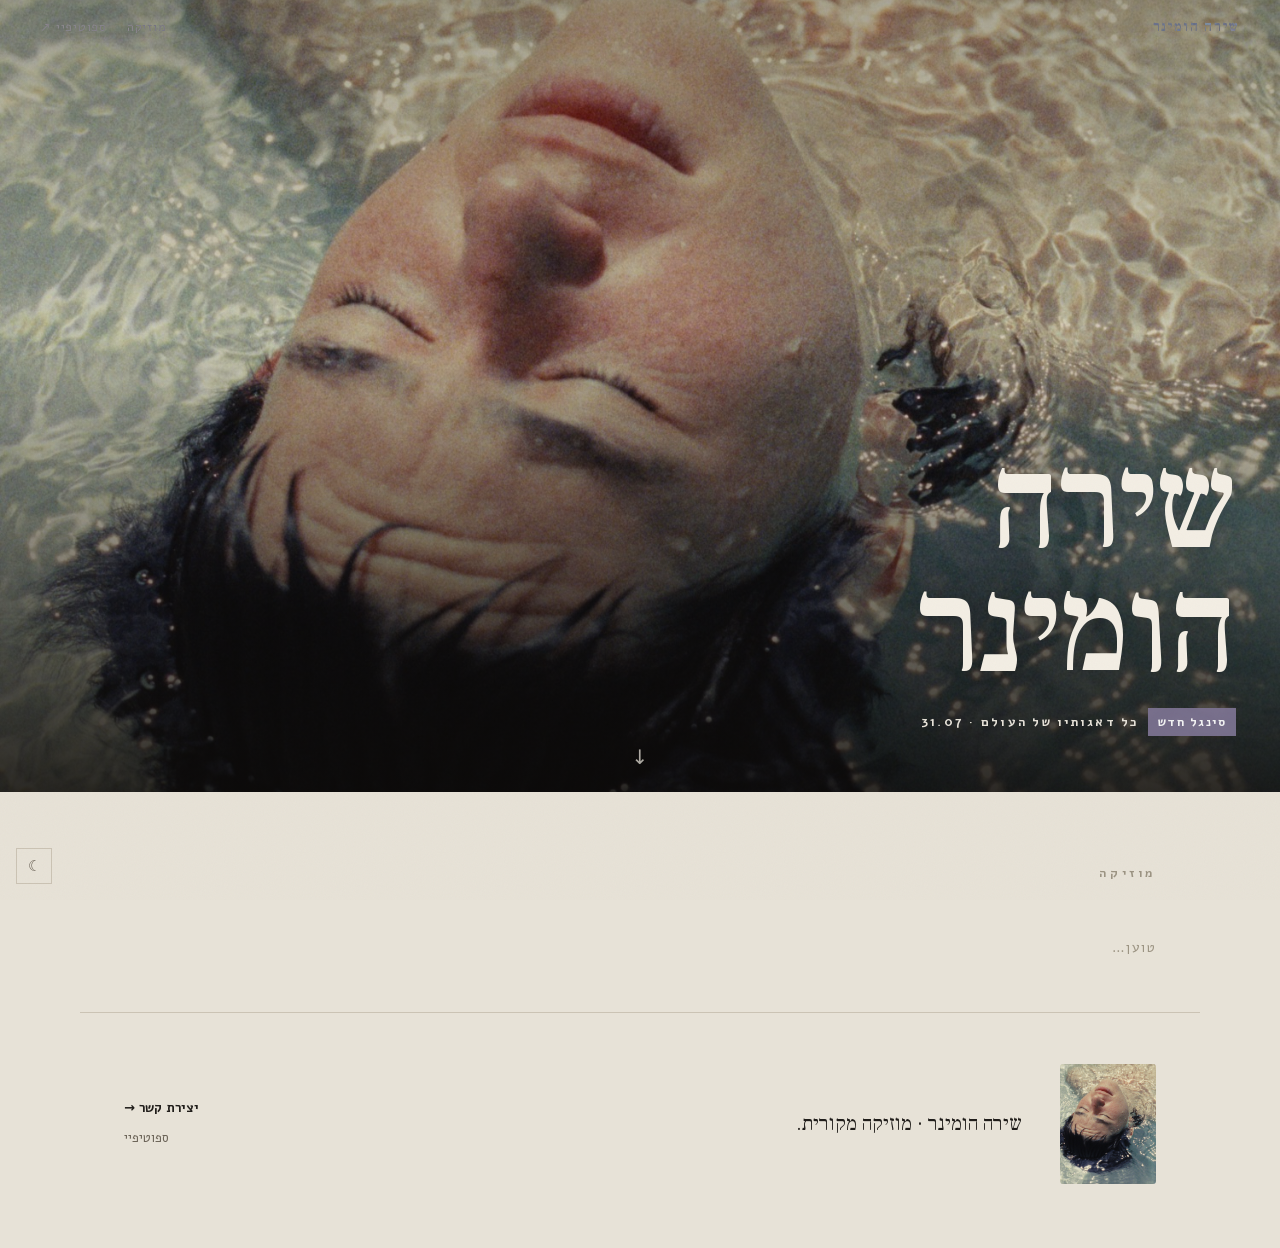
<file: index.html>
<!DOCTYPE html><!--0nnFeHx8qO_m0sJeVi_us--><html lang="he" dir="rtl" data-theme="light" class="__variable_bdb414 __variable_782db7"><head><meta charSet="utf-8"/><meta name="viewport" content="width=device-width, initial-scale=1"/><link rel="preload" href="/_next/static/media/3485417d121991f8-s.p.woff2" as="font" crossorigin="" type="font/woff2"/><link rel="preload" href="/_next/static/media/983855ee4168452a-s.p.woff2" as="font" crossorigin="" type="font/woff2"/><link rel="preload" href="/_next/static/media/ae4091e751c37a8f-s.p.woff2" as="font" crossorigin="" type="font/woff2"/><link rel="preload" as="image" href="/images/shira-artist.jpg"/><link rel="stylesheet" href="/_next/static/css/1b6b5cbf6e8c0ff1.css" data-precedence="next"/><link rel="preload" as="script" fetchPriority="low" href="/_next/static/chunks/webpack-c9930c112aaf134b.js"/><script src="/_next/static/chunks/4bd1b696-c023c6e3521b1417.js" async=""></script><script src="/_next/static/chunks/255-a7ba4d37dca2f1fa.js" async=""></script><script src="/_next/static/chunks/main-app-531ff17a737ba706.js" async=""></script><script src="/_next/static/chunks/44530001-f5212f80b137756d.js" async=""></script><script src="/_next/static/chunks/817-0bb76147752b3c2e.js" async=""></script><script src="/_next/static/chunks/app/page-63438f4a37a9bf9d.js" async=""></script><meta name="next-size-adjust" content=""/><title>שירה הומינר</title><meta name="description" content="שירה הומינר · עמוד אמן. להאזנה, למילים ולחומרים."/><script src="/_next/static/chunks/polyfills-42372ed130431b0a.js" noModule=""></script></head><body><div hidden=""><!--$--><!--/$--></div><div id="top"><div class="grain"></div><header class="hd"><div class="nm">שירה הומינר</div><nav><a href="#music">מוזיקה</a><a class="hide" href="https://open.spotify.com/artist/6HztECZqgyYW3wSOZVtc5i" target="_blank" rel="noopener">ספוטיפיי ↗</a></nav></header><section class="hero"><img src="/images/shira-artist.jpg" alt="שירה הומינר"/><div class="scrim"></div><div class="inner"><h1>שירה<br/>הומינר</h1><span class="tag"><b>סינגל חדש</b> <!-- -->כל דאגותיו של העולם<!-- --> · <!-- -->31.07</span></div><div class="cue">↓</div></section><main class="music" id="music"><div class="kicker">מוזיקה</div><div class="loading">טוען…</div></main><footer class="foot" id="contact"><img class="pf" src="/images/shira-artist.jpg" alt="שירה הומינר"/><p class="bio">שירה הומינר · מוזיקה מקורית.</p><div class="links"><a class="strong" href="mailto:shirahouminer@gmail.com">יצירת קשר →</a><a href="https://open.spotify.com/artist/6HztECZqgyYW3wSOZVtc5i" target="_blank" rel="noopener">ספוטיפיי</a></div></footer><button class="themebtn" aria-label="מצב תצוגה">☀</button></div><!--$--><!--/$--><script src="/_next/static/chunks/webpack-c9930c112aaf134b.js" id="_R_" async=""></script><script>(self.__next_f=self.__next_f||[]).push([0])</script><script>self.__next_f.push([1,"1:\"$Sreact.fragment\"\n2:I[9766,[],\"\"]\n3:I[8924,[],\"\"]\n5:I[4431,[],\"OutletBoundary\"]\n7:I[5278,[],\"AsyncMetadataOutlet\"]\n9:I[4431,[],\"ViewportBoundary\"]\nb:I[4431,[],\"MetadataBoundary\"]\nc:\"$Sreact.suspense\"\ne:I[7150,[],\"\"]\n:HL[\"/_next/static/media/3485417d121991f8-s.p.woff2\",\"font\",{\"crossOrigin\":\"\",\"type\":\"font/woff2\"}]\n:HL[\"/_next/static/media/983855ee4168452a-s.p.woff2\",\"font\",{\"crossOrigin\":\"\",\"type\":\"font/woff2\"}]\n:HL[\"/_next/static/media/ae4091e751c37a8f-s.p.woff2\",\"font\",{\"crossOrigin\":\"\",\"type\":\"font/woff2\"}]\n:HL[\"/_next/static/css/1b6b5cbf6e8c0ff1.css\",\"style\"]\n"])</script><script>self.__next_f.push([1,"0:{\"P\":null,\"b\":\"0nnFeHx8qO_m0sJeVi-us\",\"p\":\"\",\"c\":[\"\",\"\"],\"i\":false,\"f\":[[[\"\",{\"children\":[\"__PAGE__\",{}]},\"$undefined\",\"$undefined\",true],[\"\",[\"$\",\"$1\",\"c\",{\"children\":[[[\"$\",\"link\",\"0\",{\"rel\":\"stylesheet\",\"href\":\"/_next/static/css/1b6b5cbf6e8c0ff1.css\",\"precedence\":\"next\",\"crossOrigin\":\"$undefined\",\"nonce\":\"$undefined\"}]],[\"$\",\"html\",null,{\"lang\":\"he\",\"dir\":\"rtl\",\"data-theme\":\"light\",\"className\":\"__variable_bdb414 __variable_782db7\",\"children\":[\"$\",\"body\",null,{\"children\":[\"$\",\"$L2\",null,{\"parallelRouterKey\":\"children\",\"error\":\"$undefined\",\"errorStyles\":\"$undefined\",\"errorScripts\":\"$undefined\",\"template\":[\"$\",\"$L3\",null,{}],\"templateStyles\":\"$undefined\",\"templateScripts\":\"$undefined\",\"notFound\":[[[\"$\",\"title\",null,{\"children\":\"404: This page could not be found.\"}],[\"$\",\"div\",null,{\"style\":{\"fontFamily\":\"system-ui,\\\"Segoe UI\\\",Roboto,Helvetica,Arial,sans-serif,\\\"Apple Color Emoji\\\",\\\"Segoe UI Emoji\\\"\",\"height\":\"100vh\",\"textAlign\":\"center\",\"display\":\"flex\",\"flexDirection\":\"column\",\"alignItems\":\"center\",\"justifyContent\":\"center\"},\"children\":[\"$\",\"div\",null,{\"children\":[[\"$\",\"style\",null,{\"dangerouslySetInnerHTML\":{\"__html\":\"body{color:#000;background:#fff;margin:0}.next-error-h1{border-right:1px solid rgba(0,0,0,.3)}@media (prefers-color-scheme:dark){body{color:#fff;background:#000}.next-error-h1{border-right:1px solid rgba(255,255,255,.3)}}\"}}],[\"$\",\"h1\",null,{\"className\":\"next-error-h1\",\"style\":{\"display\":\"inline-block\",\"margin\":\"0 20px 0 0\",\"padding\":\"0 23px 0 0\",\"fontSize\":24,\"fontWeight\":500,\"verticalAlign\":\"top\",\"lineHeight\":\"49px\"},\"children\":404}],[\"$\",\"div\",null,{\"style\":{\"display\":\"inline-block\"},\"children\":[\"$\",\"h2\",null,{\"style\":{\"fontSize\":14,\"fontWeight\":400,\"lineHeight\":\"49px\",\"margin\":0},\"children\":\"This page could not be found.\"}]}]]}]}]],[]],\"forbidden\":\"$undefined\",\"unauthorized\":\"$undefined\"}]}]}]]}],{\"children\":[\"__PAGE__\",[\"$\",\"$1\",\"c\",{\"children\":[\"$L4\",null,[\"$\",\"$L5\",null,{\"children\":[\"$L6\",[\"$\",\"$L7\",null,{\"promise\":\"$@8\"}]]}]]}],{},null,false]},null,false],[\"$\",\"$1\",\"h\",{\"children\":[null,[[\"$\",\"$L9\",null,{\"children\":\"$La\"}],[\"$\",\"meta\",null,{\"name\":\"next-size-adjust\",\"content\":\"\"}]],[\"$\",\"$Lb\",null,{\"children\":[\"$\",\"div\",null,{\"hidden\":true,\"children\":[\"$\",\"$c\",null,{\"fallback\":null,\"children\":\"$Ld\"}]}]}]]}],false]],\"m\":\"$undefined\",\"G\":[\"$e\",[]],\"s\":false,\"S\":true}\n"])</script><script>self.__next_f.push([1,"a:[[\"$\",\"meta\",\"0\",{\"charSet\":\"utf-8\"}],[\"$\",\"meta\",\"1\",{\"name\":\"viewport\",\"content\":\"width=device-width, initial-scale=1\"}]]\n6:null\n"])</script><script>self.__next_f.push([1,"8:{\"metadata\":[[\"$\",\"title\",\"0\",{\"children\":\"שירה הומינר\"}],[\"$\",\"meta\",\"1\",{\"name\":\"description\",\"content\":\"שירה הומינר · עמוד אמן. להאזנה, למילים ולחומרים.\"}]],\"error\":null,\"digest\":\"$undefined\"}\n"])</script><script>self.__next_f.push([1,"d:\"$8:metadata\"\n"])</script><script>self.__next_f.push([1,"f:I[2327,[\"730\",\"static/chunks/44530001-f5212f80b137756d.js\",\"817\",\"static/chunks/817-0bb76147752b3c2e.js\",\"974\",\"static/chunks/app/page-63438f4a37a9bf9d.js\"],\"default\"]\n10:I[408,[\"730\",\"static/chunks/44530001-f5212f80b137756d.js\",\"817\",\"static/chunks/817-0bb76147752b3c2e.js\",\"974\",\"static/chunks/app/page-63438f4a37a9bf9d.js\"],\"ThemeToggle\"]\n"])</script><script>self.__next_f.push([1,"4:[\"$\",\"div\",null,{\"id\":\"top\",\"children\":[[\"$\",\"div\",null,{\"className\":\"grain\"}],[\"$\",\"header\",null,{\"className\":\"hd\",\"children\":[[\"$\",\"div\",null,{\"className\":\"nm\",\"children\":\"שירה הומינר\"}],[\"$\",\"nav\",null,{\"children\":[[\"$\",\"a\",null,{\"href\":\"#music\",\"children\":\"מוזיקה\"}],[\"$\",\"a\",null,{\"className\":\"hide\",\"href\":\"https://open.spotify.com/artist/6HztECZqgyYW3wSOZVtc5i\",\"target\":\"_blank\",\"rel\":\"noopener\",\"children\":\"ספוטיפיי ↗\"}]]}]]}],[\"$\",\"section\",null,{\"className\":\"hero\",\"children\":[[\"$\",\"img\",null,{\"src\":\"/images/shira-artist.jpg\",\"alt\":\"שירה הומינר\"}],[\"$\",\"div\",null,{\"className\":\"scrim\"}],[\"$\",\"div\",null,{\"className\":\"inner\",\"children\":[[\"$\",\"h1\",null,{\"children\":[\"שירה\",[\"$\",\"br\",null,{}],\"הומינר\"]}],[\"$\",\"span\",null,{\"className\":\"tag\",\"children\":[[\"$\",\"b\",null,{\"children\":\"סינגל חדש\"}],\" \",\"כל דאגותיו של העולם\",\" · \",\"31.07\"]}]]}],[\"$\",\"div\",null,{\"className\":\"cue\",\"children\":\"↓\"}]]}],[\"$\",\"$Lf\",null,{}],[\"$\",\"$L10\",null,{}]]}]\n"])</script></body></html>
</file>
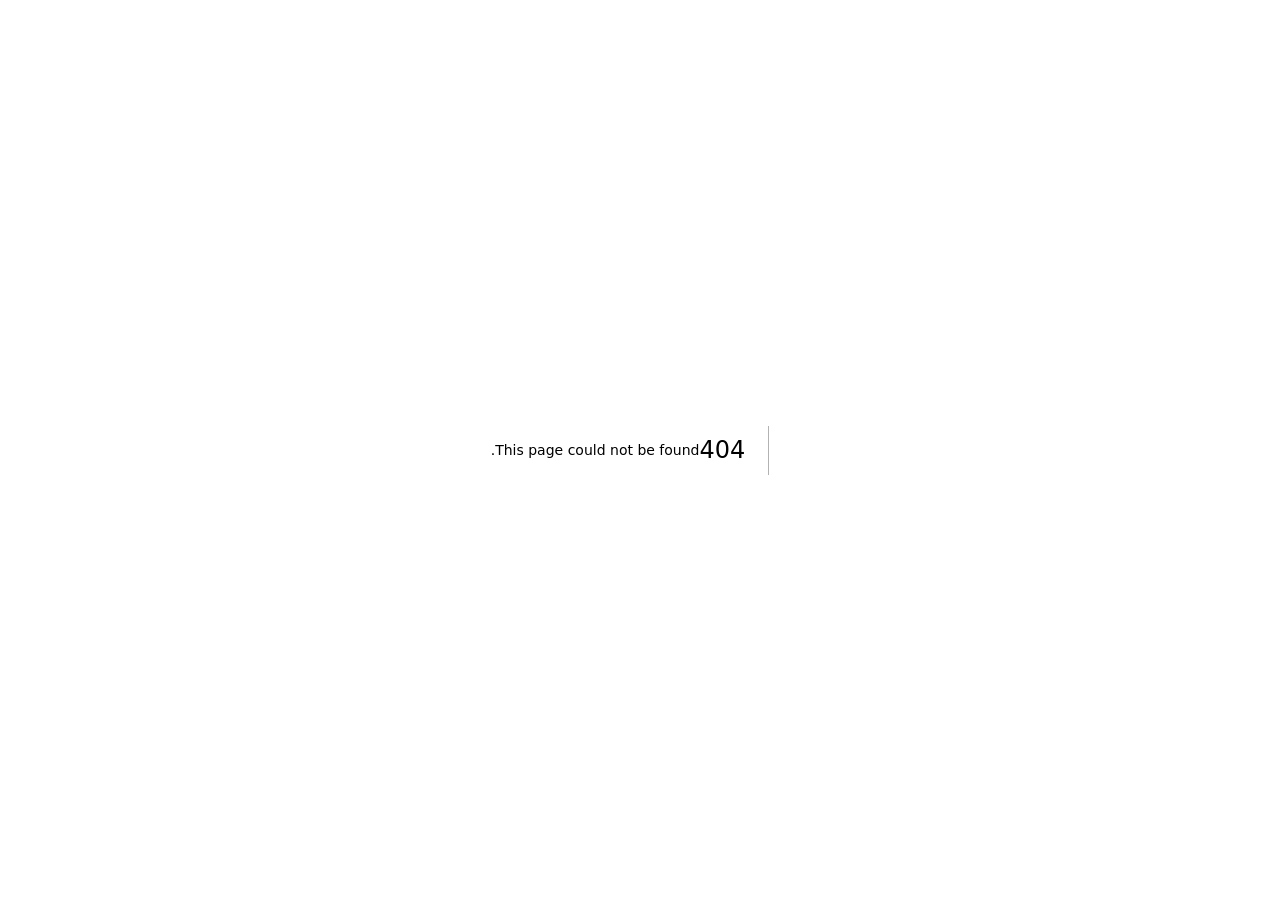
<file: 404/index.html>
<!DOCTYPE html><!--0nnFeHx8qO_m0sJeVi_us--><html lang="he" dir="rtl" data-theme="light" class="__variable_bdb414 __variable_782db7"><head><meta charSet="utf-8"/><meta name="viewport" content="width=device-width, initial-scale=1"/><link rel="preload" href="/_next/static/media/3485417d121991f8-s.p.woff2" as="font" crossorigin="" type="font/woff2"/><link rel="preload" href="/_next/static/media/983855ee4168452a-s.p.woff2" as="font" crossorigin="" type="font/woff2"/><link rel="preload" href="/_next/static/media/ae4091e751c37a8f-s.p.woff2" as="font" crossorigin="" type="font/woff2"/><link rel="stylesheet" href="/_next/static/css/1b6b5cbf6e8c0ff1.css" data-precedence="next"/><link rel="preload" as="script" fetchPriority="low" href="/_next/static/chunks/webpack-c9930c112aaf134b.js"/><script src="/_next/static/chunks/4bd1b696-c023c6e3521b1417.js" async=""></script><script src="/_next/static/chunks/255-a7ba4d37dca2f1fa.js" async=""></script><script src="/_next/static/chunks/main-app-531ff17a737ba706.js" async=""></script><meta name="robots" content="noindex"/><meta name="next-size-adjust" content=""/><title>404: This page could not be found.</title><title>שירה הומינר</title><meta name="description" content="שירה הומינר · עמוד אמן. להאזנה, למילים ולחומרים."/><script src="/_next/static/chunks/polyfills-42372ed130431b0a.js" noModule=""></script></head><body><div hidden=""><!--$--><!--/$--></div><div style="font-family:system-ui,&quot;Segoe UI&quot;,Roboto,Helvetica,Arial,sans-serif,&quot;Apple Color Emoji&quot;,&quot;Segoe UI Emoji&quot;;height:100vh;text-align:center;display:flex;flex-direction:column;align-items:center;justify-content:center"><div><style>body{color:#000;background:#fff;margin:0}.next-error-h1{border-right:1px solid rgba(0,0,0,.3)}@media (prefers-color-scheme:dark){body{color:#fff;background:#000}.next-error-h1{border-right:1px solid rgba(255,255,255,.3)}}</style><h1 class="next-error-h1" style="display:inline-block;margin:0 20px 0 0;padding:0 23px 0 0;font-size:24px;font-weight:500;vertical-align:top;line-height:49px">404</h1><div style="display:inline-block"><h2 style="font-size:14px;font-weight:400;line-height:49px;margin:0">This page could not be found.</h2></div></div></div><!--$--><!--/$--><script src="/_next/static/chunks/webpack-c9930c112aaf134b.js" id="_R_" async=""></script><script>(self.__next_f=self.__next_f||[]).push([0])</script><script>self.__next_f.push([1,"1:\"$Sreact.fragment\"\n2:I[9766,[],\"\"]\n3:I[8924,[],\"\"]\n4:I[4431,[],\"OutletBoundary\"]\n6:I[5278,[],\"AsyncMetadataOutlet\"]\n8:I[4431,[],\"ViewportBoundary\"]\na:I[4431,[],\"MetadataBoundary\"]\nb:\"$Sreact.suspense\"\nd:I[7150,[],\"\"]\n:HL[\"/_next/static/media/3485417d121991f8-s.p.woff2\",\"font\",{\"crossOrigin\":\"\",\"type\":\"font/woff2\"}]\n:HL[\"/_next/static/media/983855ee4168452a-s.p.woff2\",\"font\",{\"crossOrigin\":\"\",\"type\":\"font/woff2\"}]\n:HL[\"/_next/static/media/ae4091e751c37a8f-s.p.woff2\",\"font\",{\"crossOrigin\":\"\",\"type\":\"font/woff2\"}]\n:HL[\"/_next/static/css/1b6b5cbf6e8c0ff1.css\",\"style\"]\n"])</script><script>self.__next_f.push([1,"0:{\"P\":null,\"b\":\"0nnFeHx8qO_m0sJeVi-us\",\"p\":\"\",\"c\":[\"\",\"_not-found\",\"\"],\"i\":false,\"f\":[[[\"\",{\"children\":[\"/_not-found\",{\"children\":[\"__PAGE__\",{}]}]},\"$undefined\",\"$undefined\",true],[\"\",[\"$\",\"$1\",\"c\",{\"children\":[[[\"$\",\"link\",\"0\",{\"rel\":\"stylesheet\",\"href\":\"/_next/static/css/1b6b5cbf6e8c0ff1.css\",\"precedence\":\"next\",\"crossOrigin\":\"$undefined\",\"nonce\":\"$undefined\"}]],[\"$\",\"html\",null,{\"lang\":\"he\",\"dir\":\"rtl\",\"data-theme\":\"light\",\"className\":\"__variable_bdb414 __variable_782db7\",\"children\":[\"$\",\"body\",null,{\"children\":[\"$\",\"$L2\",null,{\"parallelRouterKey\":\"children\",\"error\":\"$undefined\",\"errorStyles\":\"$undefined\",\"errorScripts\":\"$undefined\",\"template\":[\"$\",\"$L3\",null,{}],\"templateStyles\":\"$undefined\",\"templateScripts\":\"$undefined\",\"notFound\":\"$undefined\",\"forbidden\":\"$undefined\",\"unauthorized\":\"$undefined\"}]}]}]]}],{\"children\":[\"/_not-found\",[\"$\",\"$1\",\"c\",{\"children\":[null,[\"$\",\"$L2\",null,{\"parallelRouterKey\":\"children\",\"error\":\"$undefined\",\"errorStyles\":\"$undefined\",\"errorScripts\":\"$undefined\",\"template\":[\"$\",\"$L3\",null,{}],\"templateStyles\":\"$undefined\",\"templateScripts\":\"$undefined\",\"notFound\":\"$undefined\",\"forbidden\":\"$undefined\",\"unauthorized\":\"$undefined\"}]]}],{\"children\":[\"__PAGE__\",[\"$\",\"$1\",\"c\",{\"children\":[[[\"$\",\"title\",null,{\"children\":\"404: This page could not be found.\"}],[\"$\",\"div\",null,{\"style\":{\"fontFamily\":\"system-ui,\\\"Segoe UI\\\",Roboto,Helvetica,Arial,sans-serif,\\\"Apple Color Emoji\\\",\\\"Segoe UI Emoji\\\"\",\"height\":\"100vh\",\"textAlign\":\"center\",\"display\":\"flex\",\"flexDirection\":\"column\",\"alignItems\":\"center\",\"justifyContent\":\"center\"},\"children\":[\"$\",\"div\",null,{\"children\":[[\"$\",\"style\",null,{\"dangerouslySetInnerHTML\":{\"__html\":\"body{color:#000;background:#fff;margin:0}.next-error-h1{border-right:1px solid rgba(0,0,0,.3)}@media (prefers-color-scheme:dark){body{color:#fff;background:#000}.next-error-h1{border-right:1px solid rgba(255,255,255,.3)}}\"}}],[\"$\",\"h1\",null,{\"className\":\"next-error-h1\",\"style\":{\"display\":\"inline-block\",\"margin\":\"0 20px 0 0\",\"padding\":\"0 23px 0 0\",\"fontSize\":24,\"fontWeight\":500,\"verticalAlign\":\"top\",\"lineHeight\":\"49px\"},\"children\":404}],[\"$\",\"div\",null,{\"style\":{\"display\":\"inline-block\"},\"children\":[\"$\",\"h2\",null,{\"style\":{\"fontSize\":14,\"fontWeight\":400,\"lineHeight\":\"49px\",\"margin\":0},\"children\":\"This page could not be found.\"}]}]]}]}]],null,[\"$\",\"$L4\",null,{\"children\":[\"$L5\",[\"$\",\"$L6\",null,{\"promise\":\"$@7\"}]]}]]}],{},null,false]},null,false]},null,false],[\"$\",\"$1\",\"h\",{\"children\":[[\"$\",\"meta\",null,{\"name\":\"robots\",\"content\":\"noindex\"}],[[\"$\",\"$L8\",null,{\"children\":\"$L9\"}],[\"$\",\"meta\",null,{\"name\":\"next-size-adjust\",\"content\":\"\"}]],[\"$\",\"$La\",null,{\"children\":[\"$\",\"div\",null,{\"hidden\":true,\"children\":[\"$\",\"$b\",null,{\"fallback\":null,\"children\":\"$Lc\"}]}]}]]}],false]],\"m\":\"$undefined\",\"G\":[\"$d\",[]],\"s\":false,\"S\":true}\n"])</script><script>self.__next_f.push([1,"9:[[\"$\",\"meta\",\"0\",{\"charSet\":\"utf-8\"}],[\"$\",\"meta\",\"1\",{\"name\":\"viewport\",\"content\":\"width=device-width, initial-scale=1\"}]]\n5:null\n"])</script><script>self.__next_f.push([1,"7:{\"metadata\":[[\"$\",\"title\",\"0\",{\"children\":\"שירה הומינר\"}],[\"$\",\"meta\",\"1\",{\"name\":\"description\",\"content\":\"שירה הומינר · עמוד אמן. להאזנה, למילים ולחומרים.\"}]],\"error\":null,\"digest\":\"$undefined\"}\n"])</script><script>self.__next_f.push([1,"c:\"$7:metadata\"\n"])</script></body></html>
</file>
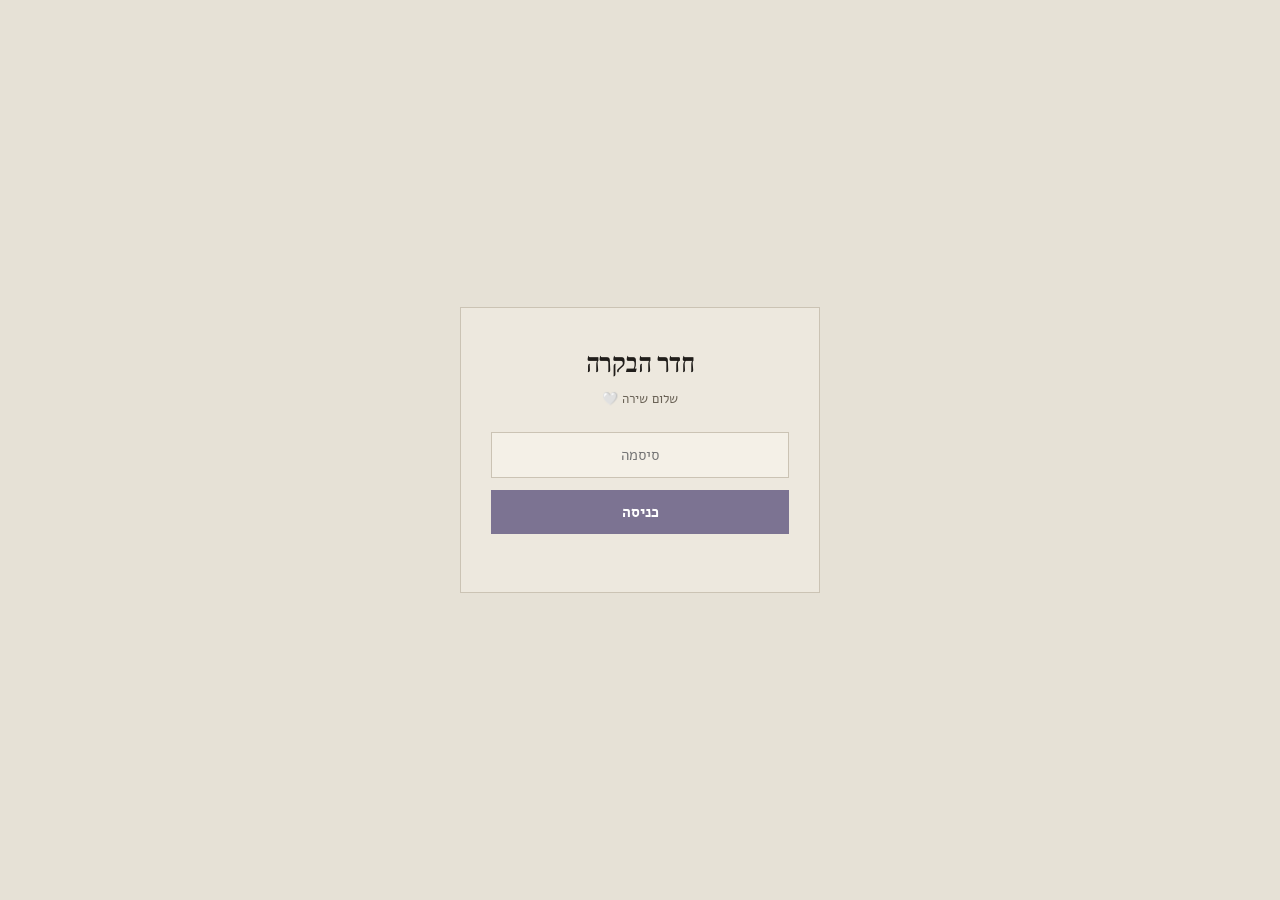
<file: admin.html>
<!doctype html>
<html lang="he" dir="rtl">
<head>
<meta charset="utf-8">
<meta name="viewport" content="width=device-width, initial-scale=1, viewport-fit=cover">
<meta name="robots" content="noindex">
<title>חדר הבקרה · שירה הומינר</title>
<link rel="preconnect" href="https://fonts.googleapis.com"><link rel="preconnect" href="https://fonts.gstatic.com" crossorigin>
<link href="https://fonts.googleapis.com/css2?family=Alef:wght@400;700&family=Frank+Ruhl+Libre:wght@400;500;700&display=swap" rel="stylesheet">
<style>
:root{--bg:#EBE7DE;--panel:#F6F3EC;--panel2:#F0ECE3;--field:#FBF9F4;--ink:#2B2822;--soft:#6E685B;--faint:#9C9585;--edge:#DED8CA;--edge2:#E8E3D7;--sage:#74856A;--sage-ink:#59684F;--sage-soft:#E4E8DC;--good:#6E8B63;--warn:#B08A4A;--danger:#b0503e;--sans:'Heebo',system-ui,sans-serif;--mono:'Fragment Mono',ui-monospace,monospace}
*{box-sizing:border-box}body{margin:0;background:var(--bg);color:var(--ink);font-family:var(--sans);font-size:14px;line-height:1.6;-webkit-text-size-adjust:100%}
.mono{font-family:var(--mono)}a{color:var(--sage-ink);cursor:pointer}
input,textarea,select,button{font-family:inherit;color:inherit}
#login{position:fixed;inset:0;display:grid;place-items:center;background:var(--bg);z-index:100;padding:20px}
#login .box{background:var(--panel);border:1px solid var(--edge);border-radius:16px;padding:34px 30px;width:min(360px,92vw);text-align:center}
#login h1{font-size:22px;margin:0 0 2px}#login .hi{color:var(--soft);font-size:13px;margin-bottom:22px}
#login input{width:100%;background:var(--field);border:1px solid var(--edge);border-radius:9px;padding:12px 14px;font-size:15px;text-align:center;margin-bottom:12px}
#login input:focus{outline:none;border-color:var(--sage);box-shadow:0 0 0 3px var(--sage-soft)}
#login button{width:100%;background:var(--sage);color:#fff;border:none;border-radius:9px;padding:12px;font-size:15px;font-weight:700;cursor:pointer}
#login button:hover{background:var(--sage-ink)}#login .err{color:var(--danger);font-size:12.5px;min-height:18px;margin-top:6px}
#app{display:none;grid-template-columns:222px 1fr;min-height:100vh}
.side{background:var(--panel);border-left:1px solid var(--edge);padding:22px 14px;display:flex;flex-direction:column;gap:2px;position:sticky;top:0;height:100vh}
.brand{font-size:16px;font-weight:700;padding:0 8px}.brand small{display:block;font-family:var(--mono);font-size:10px;letter-spacing:.14em;text-transform:uppercase;color:var(--faint);margin-top:5px}
.side nav{margin-top:20px;display:flex;flex-direction:column;gap:2px}
.side nav button{display:flex;align-items:center;gap:10px;background:none;border:none;text-align:right;width:100%;padding:10px 12px;border-radius:10px;color:var(--soft);font-size:14px;font-weight:500;cursor:pointer}
.side nav button:hover{background:var(--panel2);color:var(--ink)}.side nav button.on{background:var(--sage-soft);color:var(--sage-ink);font-weight:700}
.side .acct{margin-top:auto;border-top:1px solid var(--edge);padding:14px 8px 0;font-size:11.5px;color:var(--faint);line-height:1.7}
.side .acct .dom{font-family:var(--mono);color:var(--sage-ink);font-size:11px;word-break:break-all}
.main{padding:26px clamp(16px,3vw,38px) 90px;max-width:940px}
.h{display:flex;align-items:baseline;justify-content:space-between;gap:14px;margin-bottom:20px;flex-wrap:wrap}
.h h2{font-size:23px;font-weight:700;margin:0}.h .sub{font-family:var(--mono);font-size:11px;color:var(--faint)}
.tab{display:none}.tab.on{display:block;animation:fade .25s ease}@keyframes fade{from{opacity:0;transform:translateY(5px)}to{opacity:1;transform:none}}
.card{background:var(--panel);border:1px solid var(--edge);border-radius:14px;padding:18px;margin-bottom:14px}
.grid2{display:grid;grid-template-columns:1fr 1fr;gap:13px}
.f{margin-bottom:13px}.f:last-child{margin-bottom:0}
.f label{display:block;font-size:12px;color:var(--soft);font-weight:700;margin-bottom:5px}
.f input,.f textarea,.f select{width:100%;background:var(--field);border:1px solid var(--edge);border-radius:9px;padding:10px 12px;font-size:14px}
.f input:focus,.f textarea:focus,.f select:focus{outline:none;border-color:var(--sage);box-shadow:0 0 0 3px var(--sage-soft)}
.f textarea{resize:vertical;min-height:80px;line-height:1.7}.f .lyr{min-height:150px;font-size:15px;line-height:1.95}
.hint{font-size:11.5px;color:var(--faint);margin-top:5px}
.saved{font-size:12px;color:var(--good)}.saved.saving{color:var(--faint)}
.btn{display:inline-flex;align-items:center;gap:7px;background:var(--sage);color:#fff;border:none;border-radius:9px;padding:9px 17px;font-size:13px;font-weight:700;cursor:pointer}
.btn:hover{background:var(--sage-ink)}.btn.ghost{background:none;border:1px solid var(--edge);color:var(--soft)}.btn.ghost:hover{border-color:var(--sage);color:var(--sage-ink)}.btn.sm{padding:6px 12px;font-size:12px}.btn.danger{color:var(--danger);border-color:#e0c4bc}.btn.danger:hover{background:#f2e3df;color:var(--danger);border-color:#e0c4bc}
.home-hero{background:var(--panel);border:1px solid var(--edge);border-radius:16px;padding:22px;margin-bottom:14px}
.home-hero .k{font-family:var(--mono);font-size:10.5px;letter-spacing:.12em;text-transform:uppercase;color:var(--faint)}
.home-hero h3{font-size:26px;margin:6px 0 4px;font-weight:700}.home-hero .meta{color:var(--soft);font-size:13.5px}
.tcards{display:grid;grid-template-columns:1fr 1fr;gap:13px}
.tcard{background:var(--panel);border:1px solid var(--edge);border-radius:14px;padding:16px;cursor:pointer;transition:.16s}
.tcard:hover{border-color:var(--sage)}
.tcard .st{font-family:var(--mono);font-size:10px;letter-spacing:.08em;text-transform:uppercase;color:var(--faint)}
.tcard h4{font-size:18px;margin:5px 0 8px;font-weight:700}.tcard .chips{display:flex;gap:6px;flex-wrap:wrap}
.chip2{font-size:11px;font-weight:700;padding:3px 9px;border-radius:20px;background:var(--panel2);color:var(--soft)}
.chip2.warn{background:#f2e7d3;color:var(--warn)}.chip2.ok{background:var(--sage-soft);color:var(--sage-ink)}
.albumbar{display:flex;align-items:center;justify-content:space-between;gap:12px}
.albumbar .k{font-family:var(--mono);font-size:10px;letter-spacing:.1em;text-transform:uppercase;color:var(--faint)}
.albumbar .nm{font-size:17px;font-weight:700;margin-top:3px}
.credit-row{display:grid;grid-template-columns:135px 1fr auto;gap:8px;margin-bottom:7px;align-items:center}
.credit-row .x{color:var(--faint);cursor:pointer;padding:4px 7px;border:none;background:none;font-size:15px}
.chk{display:flex;align-items:center;gap:8px;font-size:13px;font-weight:700;color:var(--sage-ink);cursor:pointer}.chk input{width:17px;height:17px;accent-color:var(--sage)}
.iconbtn{color:var(--faint);cursor:pointer;padding:4px 7px;border:none;background:none;font-size:15px}
.toolbar{display:flex;gap:8px;align-items:center;margin-bottom:14px;flex-wrap:wrap}
.search{flex:1;min-width:150px;background:var(--field);border:1px solid var(--edge);border-radius:9px;padding:9px 13px;font-size:13.5px}
.search:focus{outline:none;border-color:var(--sage);box-shadow:0 0 0 3px var(--sage-soft)}
.chip{background:var(--panel);border:1px solid var(--edge);color:var(--soft);border-radius:20px;padding:7px 14px;font-size:12.5px;cursor:pointer}
.chip.on{border-color:var(--sage);color:var(--sage-ink);background:var(--sage-soft)}
table{width:100%;border-collapse:collapse;font-size:13px}
thead th{text-align:right;font-family:var(--mono);font-size:10px;letter-spacing:.06em;text-transform:uppercase;color:var(--faint);padding:0 9px 9px;border-bottom:1px solid var(--edge)}
tbody td{padding:7px 9px;border-bottom:1px solid var(--edge2);vertical-align:middle}
tbody tr:hover{background:var(--panel)}
td input,td select{width:100%;background:transparent;border:1px solid transparent;border-radius:6px;padding:6px 7px;font-size:13px}
td input:focus,td select:focus{outline:none;background:var(--field);border-color:var(--sage)}
.pill{font-family:var(--mono);font-size:10px;font-weight:700;padding:3px 8px;border-radius:20px;border:1px solid var(--edge);white-space:nowrap;cursor:pointer}
.pill.v{color:var(--good);border-color:#bcd0b5}.pill.s{color:var(--warn);border-color:#e6d3ad}.pill.n{color:var(--faint)}
.soon{background:var(--panel);border:1px solid var(--edge);border-radius:16px;padding:26px}
.step{display:flex;gap:14px;padding:12px 0;border-bottom:1px solid var(--edge2)}.step:last-child{border:none}
.step .n{width:26px;height:26px;border-radius:50%;background:var(--sage-soft);color:var(--sage-ink);display:grid;place-items:center;font-weight:700;font-size:12px;flex:none}
.step .t{font-weight:700}.step .d{color:var(--soft);font-size:12.5px}
.skel{background:var(--panel);border:1px solid var(--edge);border-radius:14px;height:110px;margin-bottom:14px;animation:pulse 1.3s ease-in-out infinite}@keyframes pulse{50%{opacity:.55}}
.empty{color:var(--faint);text-align:center;padding:36px 20px}
#toast{position:fixed;bottom:22px;left:50%;transform:translateX(-50%);background:var(--sage-ink);color:#fff;padding:11px 22px;border-radius:24px;font-size:13.5px;font-weight:700;opacity:0;transition:.3s;z-index:300;pointer-events:none}#toast.show{opacity:1}#toast.bad{background:var(--danger)}
#modal{position:fixed;inset:0;background:rgba(30,26,20,.4);display:none;place-items:center;z-index:250;padding:20px}#modal.show{display:grid}
#modal .m{background:var(--panel);border:1px solid var(--edge);border-radius:16px;padding:24px;width:min(340px,92vw);text-align:center}#modal p{font-size:15px;margin:0 0 18px}#modal .row{display:flex;gap:10px;justify-content:center}
#sheet{position:fixed;inset:0;background:rgba(30,26,20,.42);display:none;z-index:200;overflow:auto;padding:24px 16px}#sheet.show{display:block;animation:fade .2s ease}
#sheet .sh{background:var(--bg);border:1px solid var(--edge);border-radius:16px;max-width:600px;margin:10px auto 40px;box-shadow:0 30px 80px -30px rgba(40,35,25,.5)}
.sheet-head{position:sticky;top:0;background:var(--bg);border-bottom:1px solid var(--edge);padding:15px 20px;display:flex;align-items:center;justify-content:space-between;border-radius:16px 16px 0 0;z-index:2}
.sheet-head h3{margin:0;font-size:18px;font-weight:700}.sheet-head .x{background:none;border:none;font-size:19px;color:var(--soft);cursor:pointer;line-height:1}
.sheet-body{padding:18px 20px 24px}
@media(max-width:820px){
  #app{grid-template-columns:1fr}
  .side{position:sticky;top:0;height:auto;flex-direction:row;align-items:center;padding:10px 12px;z-index:20;flex-wrap:wrap;gap:6px}
  .brand{display:none}.side nav{flex-direction:row;flex-wrap:wrap;margin-top:0;gap:4px;flex:1}.side nav button{padding:8px 12px}
  .side .acct{margin:0;border:none;padding:0}.side .acct .dom{display:none}
  .tcards,.grid2{grid-template-columns:1fr}.main{padding-bottom:130px}
}
/* ── aligned to landing page · light · sharp edges · centered ── */
:root{
  --bg:#E6E1D6;--panel:#EDE8DE;--panel2:#E3DDD0;--field:#F4F0E7;--ink:#201D1A;--soft:#6A6256;--faint:#948B7C;
  --edge:#CBC3B4;--edge2:#D8D1C2;--sage:#7C7392;--sage-ink:#5C5470;--sage-soft:#E7E2EC;--good:#6E8B63;--warn:#9A7B3E;
  --sans:'Alef',system-ui,sans-serif;--mono:'Alef',system-ui,sans-serif;--serif:'Frank Ruhl Libre',Georgia,serif;
}
body{font-family:var(--sans)}
#app{max-width:1180px;margin:0 auto;border-inline:1px solid var(--edge);min-height:100vh}
.brand,.h h2,.home-hero h3,.albumbar .nm,.tcard h4,.sheet-head h3,#login h1{font-family:var(--serif);font-weight:500;letter-spacing:-.01em}
.mono{font-family:var(--sans)}
#login .box,#login input,#login button,.card,.btn,.f input,.f textarea,.f select,.tcard,.home-hero,.chip,.chip2,.pill,.search,.side nav button,.sheet-head,#sheet .sh,#modal .m,#modal .btn,.skel,td input,td select,.credit-row input,.mediarow,#toast,.albumbar,textarea{border-radius:0 !important}
@media(min-width:821px){.main{margin:0 auto}}
/* ── typography comfort + motion polish ── */
body{font-size:15px;line-height:1.65}
.h h2{font-size:29px;letter-spacing:-.02em;margin-bottom:2px}
.home-hero{padding:26px}.home-hero h3{font-size:31px;line-height:1.05}
.tcard h4{font-size:20px}.sheet-head h3{font-size:21px}#login h1{font-size:27px}.albumbar .nm{font-size:19px}
.f label{font-size:12.5px;margin-bottom:6px}
.f input,.f textarea,.f select,td input,td select{font-size:14.5px}
.f input,.f textarea,.f select{padding:11px 13px}
.card{padding:20px}.btn{padding:10px 19px;font-size:13.5px}
.side nav button{font-size:15px;transition:background .2s ease,color .2s ease}
.tcard{transition:border-color .18s ease,transform .2s ease,box-shadow .2s ease}
.tcard:hover{transform:translateY(-3px);box-shadow:0 16px 34px -20px rgba(60,50,40,.45)}
.btn{transition:background .2s ease,transform .08s ease}.btn:active{transform:scale(.97)}
.pill,.chip{transition:.18s ease}
#sheet .sh{animation:sheetIn .42s cubic-bezier(.2,.85,.25,1)}
@keyframes sheetIn{from{opacity:0;transform:translateY(28px) scale(.99)}to{opacity:1;transform:none}}
.credit-row,.mediarow{animation:rowIn .3s ease}@keyframes rowIn{from{opacity:0;transform:translateY(-4px)}to{opacity:1;transform:none}}
.home-hero,.card,.tcard{animation:cardIn .5s cubic-bezier(.2,.7,.2,1) both}
@keyframes cardIn{from{opacity:0;transform:translateY(10px)}to{opacity:1;transform:none}}
@media (prefers-reduced-motion:reduce){*{animation:none !important;transition:none !important}}
</style>
</head>
<body>

<div id="login"><div class="box">
  <h1>חדר הבקרה</h1><div class="hi">שלום שירה 🤍</div>
  <input id="pw" type="password" placeholder="סיסמה" autocomplete="current-password">
  <button id="loginBtn">כניסה</button><div class="err" id="loginErr"></div>
</div></div>

<div id="app">
  <aside class="side">
    <div class="brand">שירה הומינר<small>Control Room</small></div>
    <nav>
      <button class="on" data-tab="works">המוזיקה</button>
      <button data-tab="contacts">תחנות הרדיו</button>
      <button data-tab="send">שליחה</button>
      <button data-tab="tracking">מעקב שליחות</button>
    </nav>
    <div class="acct">שולח מ:<br><span class="dom">shira@music.shirahouminer.com</span><br><br><a id="logout">יציאה</a></div>
  </aside>
  <main class="main">
    <section class="tab on" id="tab-works"><div class="h"><h2>המוזיקה</h2><span class="sub" id="worksSub"></span></div><div id="worksBody"></div></section>
    <section class="tab" id="tab-contacts"><div class="h"><h2>תחנות הרדיו</h2><span class="sub" id="contactsSub"></span></div><div id="contactsBody"></div></section>
    <section class="tab" id="tab-send"><div class="h"><h2>שליחה</h2><span class="sub" id="sendSub"></span></div><div id="sendBody"></div></section>
    <section class="tab" id="tab-tracking"><div class="h"><h2>מעקב שליחות</h2><span class="sub" id="trackingSub"></span></div><div id="trackingBody"></div></section>
  </main>
</div>

<div id="toast"></div>
<div id="modal"><div class="m"><p id="modalText"></p><div class="row"><button class="btn ghost" onclick="closeModal(false)">ביטול</button><button class="btn" id="modalOk">אישור</button></div></div></div>
<div id="sheet"><div class="sh" id="sheetInner"></div></div>

<script>
const FN="https://krttlnkystsykrvjfzwk.supabase.co/functions/v1/admin";
const KEY="sb_publishable_xWhjAb40w1nhj4O34UA0tQ_Tl8HLkD1";
let PW=sessionStorage.getItem("pw")||"", DATA=null, curTrack=null, cFilter={q:"",cat:"all"};

async function api(action,extra={}){
  const r=await fetch(FN,{method:"POST",headers:{"Authorization":"Bearer "+KEY,"apikey":KEY,"Content-Type":"application/json"},body:JSON.stringify({password:PW,action,...extra})});
  const j=await r.json().catch(()=>({error:"bad response"}));if(!r.ok) throw new Error(j.error||("HTTP "+r.status));return j;
}
function toast(m,bad){const t=document.getElementById("toast");t.textContent=m;t.className="show"+(bad?" bad":"");setTimeout(()=>t.className="",2200);}
function esc(s){return (s==null?"":String(s)).replace(/&/g,"&amp;").replace(/</g,"&lt;").replace(/>/g,"&gt;").replace(/"/g,"&quot;");}
function v(id){const el=document.getElementById(id);return el?el.value:"";}
let modalCb=null;
function confirmBox(text,cb){document.getElementById("modalText").textContent=text;modalCb=cb;document.getElementById("modal").classList.add("show");}
function closeModal(ok){document.getElementById("modal").classList.remove("show");if(modalCb){const cb=modalCb;modalCb=null;cb(ok);}}
document.getElementById("modalOk").onclick=()=>closeModal(true);
function openSheet(title,html){document.getElementById("sheetInner").innerHTML=`<div class="sheet-head"><h3>${title}</h3><button class="x" onclick="closeSheet()">✕</button></div><div class="sheet-body">${html}</div>`;document.getElementById("sheet").classList.add("show");}
function closeSheet(){document.getElementById("sheet").classList.remove("show");}
document.getElementById("sheet").addEventListener("mousedown",e=>{if(e.target.id==="sheet")closeSheet();});
function saving(id){const e=document.getElementById(id);if(e){e.textContent="שומר…";e.className="saved saving";}}
function saved(id){const e=document.getElementById(id);if(e){e.textContent="נשמר ✓";e.className="saved";}}

async function doLogin(){const err=document.getElementById("loginErr");err.textContent="";PW=document.getElementById("pw").value;
  try{await api("login");sessionStorage.setItem("pw",PW);await boot();}catch(e){err.textContent=e.message==="unauthorized"?"סיסמה שגויה":("שגיאה: "+e.message);}}
document.getElementById("loginBtn").onclick=doLogin;
document.getElementById("pw").addEventListener("keydown",e=>{if(e.key==="Enter")doLogin();});
document.getElementById("logout").onclick=()=>{sessionStorage.removeItem("pw");location.reload();};

async function boot(){
  document.getElementById("login").style.display="none";document.getElementById("app").style.display="grid";
  document.getElementById("worksBody").innerHTML='<div class="skel"></div><div class="skel"></div>';
  DATA=await api("get");renderWorks();renderContacts();renderSend();loadTemplates();
}
document.querySelectorAll(".side nav button").forEach(b=>b.onclick=()=>{
  document.querySelectorAll(".side nav button").forEach(x=>x.classList.remove("on"));b.classList.add("on");
  document.querySelectorAll(".tab").forEach(s=>s.classList.remove("on"));document.getElementById("tab-"+b.dataset.tab).classList.add("on");window.scrollTo({top:0,behavior:"smooth"});
  if(b.dataset.tab==="tracking")renderTracking();
});
function goTab(t){document.querySelector('.side nav button[data-tab="'+t+'"]').click();}

/* HOME */
function renderHome(){
  if(!document.getElementById("homeBody"))return;
  const up=DATA.tracks.find(t=>t.status==="upcoming")||DATA.tracks[0]||{};
  document.getElementById("homeSub").textContent=DATA.tracks.length+" שירים · "+DATA.contacts.length+" תחנות";
  document.getElementById("homeBody").innerHTML=`<div class="home-hero"><div class="k">השיר הבא</div><h3>${esc(up.title||"—")}</h3>
    <div class="meta">${up.status==="upcoming"?("יוצא "+esc(up.release_date||"")):"יצא"} · טרם נשלח לרדיו</div></div>
    <div class="tcards">`+DATA.tracks.map(t=>`<div class="tcard" onclick="goTab('works');openTrack('${t.id}')">
      <div class="st">${t.status==="released"?"יצא":t.status==="upcoming"?"בקרוב":"טיוטה"}</div><h4>${esc(t.title)}</h4>
      <div class="chips"><span class="chip2 ${t.published?"ok":"warn"}">${t.published?"מוצג":"מוסתר"}</span>
      <span class="chip2">${[t.lyrics&&"מילים",(t.track_credits||[]).length&&"קרדיטים",t.communique&&"קומוניקט"].filter(Boolean).join(" · ")||"אין תוכן"}</span></div></div>`).join("")+`</div>`;
}

/* WORKS — list + popups */
let saveTimer={};
function autosave(fn,key){clearTimeout(saveTimer[key]);saveTimer[key]=setTimeout(fn,700);}
function renderWorks(){
  const al=DATA.album||{};
  document.getElementById("worksSub").textContent=DATA.tracks.length+" שירים";
  document.getElementById("worksBody").innerHTML=`
    <div class="card albumbar"><div><div class="k">האלבום</div><div class="nm">${esc(al.title||"(ללא שם עדיין)")}</div></div><button class="btn ghost sm" onclick="openAlbum()">עריכת אלבום</button></div>
    <div class="toolbar"><div style="font-weight:700;font-size:15px">השירים</div><button class="btn sm" style="margin-inline-start:auto" onclick="openAddTrack()">+ הוסף שיר</button></div>
    ${DATA.tracks.length?`<div class="tcards">`+DATA.tracks.map(t=>`<div class="tcard" onclick="openTrack('${t.id}')">
      <div class="st">${t.status==="released"?"יצא":t.status==="upcoming"?"בקרוב":"טיוטה"}</div><h4>${esc(t.title)}</h4>
      <div class="chips"><span class="chip2 ${t.published?"ok":"warn"}">${t.published?"מוצג":"מוסתר"}</span>
      <span class="chip2">${[t.lyrics&&"מילים",(t.track_credits||[]).length&&"קרדיטים",t.communique&&"קומוניקט"].filter(Boolean).join(" · ")||"אין תוכן"}</span></div></div>`).join("")+`</div>`:`<div class="empty">עדיין אין שירים. לחצי "הוסף שיר" כדי להתחיל.</div>`}`;
}
function openAlbum(){
  const al=DATA.album||{},ev=DATA.events[0]||{};
  openSheet("עריכת אלבום",`
    <div class="grid2"><div class="f"><label>שם האלבום</label><input id="al_title" value="${esc(al.title)}"></div><div class="f"><label>ז'אנר</label><input id="al_genre" value="${esc(al.genre)}" placeholder="אינדי / אלטרנטיב"></div></div>
    <div class="f"><label>ביו · אודות</label><textarea id="al_bio" placeholder="הביוגרפיה שלך, בקול שלך. מופיעה באתר.">${esc(al.bio)}</textarea></div>
    <div class="f"><label>קומוניקט לאלבום</label><textarea id="al_comm" placeholder="הודעה קצרה על האלבום כולו.">${esc(al.communique)}</textarea></div>
    <div style="border-top:1px solid var(--edge);margin:16px 0 14px"></div>
    <div class="mono" style="font-size:10px;letter-spacing:.1em;text-transform:uppercase;color:var(--sage-ink);margin-bottom:10px">מסיבת השמעה</div>
    <div class="grid2"><div class="f"><label>שם</label><input id="ev_title" value="${esc(ev.title)}"></div><div class="f"><label>תאריך</label><input type="date" id="ev_date" value="${esc(ev.event_date)}"></div>
    <div class="f"><label>מקום</label><input id="ev_venue" value="${esc(ev.venue)}"></div><div class="f"><label>עיר</label><input id="ev_city" value="${esc(ev.city)}"></div></div>
    <div style="border-top:1px solid var(--edge);margin:16px 0 12px"></div>
    <div class="mono" style="font-size:10px;letter-spacing:.1em;text-transform:uppercase;color:var(--sage-ink);margin-bottom:10px">תמונות יח״צ (להורדה מדף השיר)</div>
    <div id="photosGrid" style="display:flex;gap:10px;flex-wrap:wrap;margin-bottom:10px"></div>
    <label class="btn ghost sm" style="cursor:pointer">+ העלאת תמונה<input type="file" accept="image/*" style="display:none" onchange="uploadPhoto(this.files[0])"></label>
    <div class="hint">תמונות ברזולוציה גבוהה שהעורך/עיתונאי יכול להוריד. מומלץ JPG.</div>
    <div style="margin-top:12px"><span class="saved" id="sv-al"></span></div>`);
  renderPhotos();
  const alId=al.id,evId=ev.id;
  ["al_title","al_genre","al_bio","al_comm"].forEach(id=>document.getElementById(id).addEventListener("input",()=>autosave(async()=>{saving("sv-al");try{const d={title:v("al_title"),genre:v("al_genre"),bio:v("al_bio"),communique:v("al_comm")};await api("saveAlbum",{id:alId,data:d});Object.assign(DATA.album,d);saved("sv-al");document.querySelector("#worksBody .albumbar .nm").textContent=d.title||"(ללא שם עדיין)";}catch(e){toast("שגיאה בשמירה",1);}},"al")));
  ["ev_title","ev_date","ev_venue","ev_city"].forEach(id=>document.getElementById(id).addEventListener("input",()=>autosave(async()=>{saving("sv-al");try{await api("saveEvent",{id:evId||null,data:{title:v("ev_title"),event_date:v("ev_date")||null,venue:v("ev_venue"),city:v("ev_city")}});saved("sv-al");if(!evId)DATA=await api("get");}catch(e){toast("שגיאה בשמירה",1);}},"ev")));
}
function openAddTrack(){
  openSheet("שיר חדש",`<div class="f"><label>שם השיר</label><input id="nt_title" placeholder="שם השיר"></div>
    <div class="grid2"><div class="f"><label>סטטוס</label><select id="nt_status"><option value="upcoming">יוצא בקרוב</option><option value="released">יצא</option><option value="draft">טיוטה</option></select></div>
    <div class="f"><label>תאריך יציאה</label><input type="date" id="nt_date"></div></div>
    <button class="btn" style="margin-top:6px" onclick="doAddTrack()">הוספת השיר</button>`);
  setTimeout(()=>document.getElementById("nt_title").focus(),50);
}
async function doAddTrack(){const title=v("nt_title").trim();if(!title){toast("צריך שם לשיר",1);return;}
  try{const r=await api("addTrack",{data:{title,status:v("nt_status"),release_date:v("nt_date")||null}});DATA.tracks.push(r.track);renderWorks();renderHome();toast("השיר נוסף ✓");openTrack(r.track.id);}catch(e){toast("שגיאה: "+e.message,1);}}
function openTrack(id){
  curTrack=id;const t=DATA.tracks.find(x=>x.id===id);if(!t)return;
  const credits=(t.track_credits||[]).slice().sort((a,b)=>a.sort_order-b.sort_order);
  const crHtml=(credits.length?credits:[{role:"",name:""}]).map(creditRow).join("");
  openSheet(esc(t.title||"שיר"),`
    <div class="f"><label>שם השיר</label><input id="t_title" value="${esc(t.title)}"></div>
    <div class="grid2"><div class="f"><label>סטטוס</label><select id="t_status"><option value="upcoming" ${t.status==="upcoming"?"selected":""}>יוצא בקרוב</option><option value="released" ${t.status==="released"?"selected":""}>יצא</option><option value="draft" ${t.status==="draft"?"selected":""}>טיוטה</option></select></div>
    <div class="f"><label>תאריך יציאה</label><input type="date" id="t_date" value="${esc(t.release_date)}"></div></div>
    <div class="f"><label class="chk"><input type="checkbox" id="t_pub" ${t.published?"checked":""}> מוצג בעמוד הפומבי</label></div>
    <div class="f"><label>הושמע ברדיו · יומן פרטי <span class="hint" style="display:inline">— לתיעוד שלך, לא מופיע באתר</span></label><input id="t_airplay" value="${esc(t.airplay_log)}" placeholder="למשל: גלגלצ 5.8 · כאן 88 7.8"></div>
    <div class="f"><label>מילים</label><textarea class="lyr" id="t_lyrics" placeholder="מילות השיר, שורה שורה.">${esc(t.lyrics)}</textarea></div>
    <div class="f"><label>קרדיטים</label><div id="creditsBox">${crHtml}</div>
      <div style="display:flex;gap:8px;margin-top:8px;flex-wrap:wrap"><button class="btn ghost sm" onclick="addCredit()">+ שורה</button><button class="btn ghost sm" onclick="togglePaste()">📋 הדבקת רשימה</button></div>
      <div id="pasteBox" style="display:none;margin-top:10px">
        <textarea id="pasteText" placeholder="הדביקי כאן, שורה לכל קרדיט. לדוגמה:&#10;מילים ולחן: שירה הומינר&#10;הפקה מוזיקלית: דניאל וגמן&#10;מיקס ומאסטרינג: יוסי כהן"></textarea>
        <div class="hint">מפרידים בין התפקיד לשם עם נקודתיים ( : ), מקף ( - ) או טאב. המערכת תחלק לבד.</div>
        <button class="btn sm" style="margin-top:8px" onclick="parsePaste()">פענוח והוספה</button>
      </div></div>
    <div class="f"><label>קומוניקט לשיר</label><textarea id="t_comm" placeholder="הסיפור של השיר, בקול שלך.">${esc(t.communique)}</textarea><div class="hint">מופיע בעמוד (טאב "קומוניקט") וייכנס למייל לרדיו.</div></div>
    <div class="mono" style="font-size:10px;letter-spacing:.1em;text-transform:uppercase;color:var(--sage-ink);margin:6px 0 8px">קישורי האזנה</div>
    <div class="grid2"><div class="f"><label>ספוטיפיי</label><input id="t_spotify" value="${esc(t.spotify_url)}"></div><div class="f"><label>אפל מיוזיק</label><input id="t_apple" value="${esc(t.apple_url)}"></div>
    <div class="f"><label>יוטיוב</label><input id="t_youtube" value="${esc(t.youtube_url)}"></div><div class="f"><label>בנדקאמפ</label><input id="t_bandcamp" value="${esc(t.bandcamp_url)}"></div>
    <div class="f"><label>שמירה מראש (Pre-Save)</label><input id="t_presave" value="${esc(t.presave_url)}"></div><div class="f"><label>קליפ (וידאו)</label><input id="t_video" value="${esc(t.video_url)}"></div></div>
    <div class="mono" style="font-size:10px;letter-spacing:.1em;text-transform:uppercase;color:var(--sage-ink);margin:14px 0 8px">קבצי אודיו לרדיו</div>
    <div class="grid2"><div class="f"><label>קובץ MP3 · איכות שידור</label><input id="t_mp3" value="${esc(t.audio_mp3_url)}" placeholder="קישור להורדת MP3"></div>
    <div class="f"><label>קובץ WAV · מאסטר</label><input id="t_wav" value="${esc(t.audio_wav_url)}" placeholder="קישור להורדת WAV"></div></div>
    <div class="hint">אלה הקבצים שמצורפים למייל לשדרנים (הם היחידים שמקבלים אותם — לא מופיע בעמוד הפומבי). לשיר חדש בלי קבצים, שלחי לי את ה-MP3/WAV ואעלה אותם.</div>
    <div class="f" style="margin-top:14px"><label>עמוד קומוניקט (עיתונות)</label>
      <div style="display:flex;gap:8px;flex-wrap:wrap;align-items:center"><button class="btn sm" onclick="openPress('${t.id}')">✎ עריכת עמוד הקומוניקט</button>${t.press_url?`<a class="btn ghost sm" href="${esc(t.press_url)}" target="_blank">צפייה בעמוד ↗</a>`:""}${t.press&&t.press.enabled?`<span class="chip2" style="font-size:10px">מופעל</span>`:`<span class="hint" style="display:inline">עדיין לא נוצר</span>`}</div>
      <div class="hint">עמוד עיתונות מלא בתבנית הקבועה. כפתור "לעמוד השיר ולחומרים" במייל לשדרנים מוביל לכאן.</div></div>
    <input type="hidden" id="t_press" value="${esc(t.press_url)}">
    <div style="display:flex;align-items:center;gap:12px;margin-top:14px"><span class="saved" id="sv-t"></span><button class="btn ghost sm danger" style="margin-inline-start:auto" onclick="delTrack('${t.id}','${esc(t.title)}')">מחיקת שיר</button></div>`);
  bindTrack();
}
function creditRow(c){return `<div class="credit-row"><input class="cr-role" placeholder="תפקיד" value="${esc(c.role)}"><input class="cr-name" placeholder="שם" value="${esc(c.name)}"><button class="x" onclick="this.parentElement.remove();saveTrackNow()">✕</button></div>`;}
function addCredit(){document.getElementById("creditsBox").insertAdjacentHTML("beforeend",creditRow({role:"",name:""}));bindCredits();}
function bindCredits(){document.querySelectorAll("#creditsBox input").forEach(el=>el.oninput=()=>autosave(saveTrackNow,"t"));}
function togglePaste(){const b=document.getElementById("pasteBox");b.style.display=b.style.display==="none"?"block":"none";if(b.style.display==="block")setTimeout(()=>document.getElementById("pasteText").focus(),40);}
function parsePaste(){
  const txt=v("pasteText");if(!txt.trim()){togglePaste();return;}
  const box=document.getElementById("creditsBox");let added=0;
  txt.split(/\r?\n/).forEach(raw=>{const line=raw.trim();if(!line)return;
    let role=line,name="";const m=line.match(/^(.*?)\s*[:：\-–—\t]\s*(.+)$/);
    if(m){role=m[1].trim();name=m[2].trim();}
    box.insertAdjacentHTML("beforeend",creditRow({role,name}));added++;});
  document.querySelectorAll("#creditsBox .credit-row").forEach(r=>{if(!r.querySelector(".cr-role").value&&!r.querySelector(".cr-name").value)r.remove();});
  bindCredits();document.getElementById("pasteText").value="";togglePaste();saveTrackNow();toast(added+" קרדיטים נוספו ✓");
}
function bindTrack(){
  ["t_title","t_date","t_lyrics","t_comm","t_spotify","t_apple","t_youtube","t_bandcamp","t_presave","t_video","t_airplay","t_mp3","t_wav","t_press"].forEach(id=>{const el=document.getElementById(id);el&&el.addEventListener("input",()=>autosave(saveTrackNow,"t"));});
  ["t_status","t_pub"].forEach(id=>{const el=document.getElementById(id);el&&el.addEventListener("change",saveTrackNow);});bindCredits();
}
async function saveTrackNow(){
  const t=DATA.tracks.find(x=>x.id===curTrack);if(!t||!document.getElementById("t_title"))return;saving("sv-t");
  const data={title:v("t_title"),status:v("t_status"),release_date:v("t_date")||null,lyrics:v("t_lyrics"),communique:v("t_comm"),spotify_url:v("t_spotify")||null,apple_url:v("t_apple")||null,youtube_url:v("t_youtube")||null,bandcamp_url:v("t_bandcamp")||null,presave_url:v("t_presave")||null,video_url:v("t_video")||null,airplay_log:v("t_airplay"),audio_mp3_url:v("t_mp3")||null,audio_wav_url:v("t_wav")||null,press_url:v("t_press")||null,published:document.getElementById("t_pub").checked};
  const credits=[...document.querySelectorAll("#creditsBox .credit-row")].map(r=>({role:r.querySelector(".cr-role").value,name:r.querySelector(".cr-name").value}));
  try{await api("saveTrack",{id:curTrack,data,credits});Object.assign(t,data);t.track_credits=credits.filter(c=>c.name||c.role).map((c,i)=>({role:c.role,name:c.name,id:"tmp"+i,sort_order:i}));saved("sv-t");renderWorks();renderHome();}catch(e){toast("שגיאה: "+e.message,1);}
}
let curPress=null;
function openPress(id){
  curPress=id;const t=DATA.tracks.find(x=>x.id===id);if(!t)return;
  const pr=t.press||{};
  const sec=(lbl)=>{const s=(pr.sections||[]).find(x=>x.label===lbl);return s?s.text:"";};
  const soc=(lbl)=>{const s=(pr.socials||[]).find(x=>x[0]===lbl);return s?s[1]:"";};
  const creditsTxt=(pr.credits||[]).map(c=>`${c[0]}: ${c[1]}`).join("\n");
  const liveUrl="https://music.shirahouminer.com/press/"+t.slug;
  const ml='font-size:10px;letter-spacing:.1em;text-transform:uppercase;color:var(--sage-ink);margin:16px 0 8px';
  openSheet("עמוד קומוניקט · "+esc(t.title),`
    <div class="f"><label class="chk"><input type="checkbox" id="p_enabled" ${pr.enabled?"checked":""}> העמוד פעיל ומוכן לפרסום</label></div>
    <div class="f"><label>כותרת משנה</label><input id="p_subtitle" value="${esc(pr.subtitle)}" placeholder='סינגל שני מתוך אלבום הבכורה "..."'></div>
    <div class="grid2"><div class="f"><label>תאריך (תווית עליונה)</label><input id="p_date" value="${esc(pr.date_label)}" placeholder="31 ביולי 2026"></div>
    <div class="f"><label>שורת יציאה</label><input id="p_release" value="${esc(pr.release_line)}" placeholder="יוצא 31 ביולי · האלבום בסוף אוגוסט"></div></div>
    <div class="f"><label>פתיח</label><textarea id="p_lead">${esc(pr.lead)}</textarea></div>
    <div class="f"><label>ביו</label><textarea id="p_bio" class="lyr">${esc(pr.bio)}</textarea><div class="hint">אפשר שתי פסקאות, הפרידי בשורה ריקה.</div></div>
    <div class="mono" style="${ml}">פסקאות התוכן (השאירי ריק כדי להסתיר סקשן)</div>
    <div class="f"><label>על השיר</label><textarea id="p_song" class="lyr">${esc(sec("על השיר"))}</textarea></div>
    <div class="f"><label>הסאונד</label><textarea id="p_sound" class="lyr">${esc(sec("הסאונד"))}</textarea></div>
    <div class="f"><label>הקליפ</label><textarea id="p_clip">${esc(sec("הקליפ"))}</textarea></div>
    <div class="f"><label>האלבום</label><textarea id="p_album">${esc(sec("האלבום"))}</textarea></div>
    <div class="f"><label>ציטוט מודגש (אופציונלי)</label><input id="p_quote" value="${esc(pr.quote)}"></div>
    <div class="f"><label>קרדיטים</label><textarea id="p_credits" class="lyr">${esc(creditsTxt)}</textarea><div class="hint">שורה לכל קרדיט, בפורמט: תפקיד: שם</div></div>
    <div class="grid2"><div class="f"><label>איש קשר לעיתונות</label><input id="p_cname" value="${esc(pr.contact_name)}"></div>
    <div class="f"><label>מייל איש קשר</label><input id="p_cemail" value="${esc(pr.contact_email)}"></div></div>
    <div class="mono" style="${ml}">רשתות</div>
    <div class="grid2"><div class="f"><label>Instagram</label><input id="p_ig" value="${esc(soc("Instagram"))}"></div>
    <div class="f"><label>Spotify</label><input id="p_sp" value="${esc(soc("Spotify"))}"></div>
    <div class="f"><label>Apple Music</label><input id="p_ap" value="${esc(soc("Apple Music"))}"></div>
    <div class="f"><label>Bandcamp</label><input id="p_bc" value="${esc(soc("Bandcamp"))}"></div>
    <div class="f"><label>YouTube</label><input id="p_yt" value="${esc(soc("YouTube"))}"></div></div>
    <div class="f"><label>כותרת שיתוף (מה שמופיע בוואטסאפ)</label><input id="p_share" value="${esc(pr.share_title)}"></div>
    <div class="mono" style="${ml};display:flex;justify-content:space-between;align-items:center">מעקב הורדות<a onclick="loadPressStats('${t.slug}')" style="cursor:pointer;text-transform:none;letter-spacing:0;color:var(--accent-ink)">↻ רענון</a></div>
    <div id="pstats"><div class="hint">טוען…</div></div>
    <div style="display:flex;gap:10px;flex-wrap:wrap;align-items:center;margin-top:14px;position:sticky;bottom:-1px;background:var(--paper);padding:14px 0;border-top:1px solid var(--edge2)">
      <span class="saved" id="sv-p"></span>
      <button class="btn" onclick="publishPress('${id}')">🚀 פרסום לאתר</button>
      <a class="btn ghost sm" href="${liveUrl}" target="_blank">צפייה בעמוד ↗</a>
      <button class="btn ghost sm" style="margin-inline-start:auto" onclick="openTrack('${id}')">← חזרה לשיר</button>
    </div>`);
  ["p_subtitle","p_date","p_release","p_lead","p_bio","p_song","p_sound","p_clip","p_album","p_quote","p_credits","p_cname","p_cemail","p_ig","p_sp","p_ap","p_bc","p_yt","p_share"].forEach(fid=>{const el=document.getElementById(fid);el&&el.addEventListener("input",()=>autosave(()=>savePress(id),"p"));});
  document.getElementById("p_enabled").addEventListener("change",()=>savePress(id));
  loadPressStats(t.slug);
}
async function loadPressStats(slug){
  const el=document.getElementById("pstats");if(!el)return;
  el.innerHTML='<div class="hint">טוען נתוני הורדות…</div>';
  try{
    const d=await apiPublish({action:"downloads",slug});const rows=d.rows||[];
    if(!rows.length){el.innerHTML='<div class="hint">עדיין אין הורדות. ברגע שיורידו קבצים מעמוד הקומוניקט, יופיע כאן מי, מה ומתי.</div>';return;}
    const FILES={wav:"WAV",mp3:"MP3",cover:"עטיפה",artist:"תמונת אמן",zip:"חבילת ZIP"};
    const perFile={},perWho={};
    rows.forEach(r=>{perFile[r.file]=(perFile[r.file]||0)+1;const w=r.who||"אנונימי";perWho[w]=(perWho[w]||0)+1;});
    const pad=n=>("0"+n).slice(-2);
    const fmt=s=>{const d=new Date(s);return pad(d.getDate())+"."+pad(d.getMonth()+1)+" · "+pad(d.getHours())+":"+pad(d.getMinutes());};
    let h='<div style="font-size:16px;font-weight:700;margin:2px 0 10px">סה"כ '+rows.length+' הורדות</div>';
    h+='<div style="display:flex;gap:7px;flex-wrap:wrap;margin-bottom:6px">'+Object.keys(FILES).filter(f=>perFile[f]).map(f=>'<span class="chip2" style="font-size:11px">'+FILES[f]+': '+perFile[f]+'</span>').join("")+'</div>';
    h+='<div class="mono" style="font-size:10px;letter-spacing:.1em;color:var(--sage-ink);margin:14px 0 4px">מי הוריד</div>';
    h+=Object.entries(perWho).sort((a,b)=>b[1]-a[1]).map(x=>'<div style="display:flex;justify-content:space-between;padding:6px 0;border-bottom:1px solid var(--edge2);font-size:13.5px"><span>'+esc(x[0])+'</span><span style="font-weight:700">'+x[1]+'</span></div>').join("");
    h+='<div class="mono" style="font-size:10px;letter-spacing:.1em;color:var(--sage-ink);margin:14px 0 4px">הורדות אחרונות</div>';
    h+=rows.slice(0,50).map(r=>'<div style="display:flex;justify-content:space-between;gap:10px;padding:6px 0;border-bottom:1px solid var(--edge2);font-size:12.5px"><span>'+(FILES[r.file]||r.file)+' · '+esc(r.who||"אנונימי")+'</span><span class="mono" style="color:var(--faint);white-space:nowrap">'+fmt(r.created_at)+'</span></div>').join("");
    el.innerHTML=h;
  }catch(e){el.innerHTML='<div class="hint">שגיאה בטעינת הנתונים</div>';}
}
function collectPress(){
  const sections=[["על השיר","p_song"],["הסאונד","p_sound"],["הקליפ","p_clip"],["האלבום","p_album"]].map(([label,fid])=>({label,text:v(fid)})).filter(s=>s.text.trim());
  const credits=v("p_credits").split(/\r?\n/).map(l=>{const m=l.match(/^(.*?)\s*[:：]\s*(.+)$/);return m?[m[1].trim(),m[2].trim()]:null;}).filter(Boolean);
  const socials=[["Instagram","p_ig"],["Spotify","p_sp"],["Apple Music","p_ap"],["Bandcamp","p_bc"],["YouTube","p_yt"]].map(([label,fid])=>[label,v(fid).trim()]).filter(s=>s[1]);
  return {enabled:document.getElementById("p_enabled").checked,kind:"song",subtitle:v("p_subtitle"),date_label:v("p_date"),release_line:v("p_release"),lead:v("p_lead"),bio:v("p_bio"),sections,quote:v("p_quote"),credits,contact_name:v("p_cname"),contact_email:v("p_cemail"),socials,share_title:v("p_share"),portrait:"shira-artist.jpg"};
}
async function savePress(id){
  if(!document.getElementById("p_subtitle"))return;saving("sv-p");
  const press=collectPress();const t=DATA.tracks.find(x=>x.id===id);
  try{await api("saveTrack",{id,data:{press}});if(t)t.press=press;saved("sv-p");renderWorks();}catch(e){toast("שגיאה: "+e.message,1);}
}
const FN_PUB="https://krttlnkystsykrvjfzwk.supabase.co/functions/v1/publish";
async function apiPublish(extra={}){
  const r=await fetch(FN_PUB,{method:"POST",headers:{"Authorization":"Bearer "+KEY,"apikey":KEY,"Content-Type":"application/json"},body:JSON.stringify({password:PW,...extra})});
  const j=await r.json().catch(()=>({error:"bad response"}));if(!r.ok)throw new Error(j.error||("HTTP "+r.status));return j;
}
async function publishPress(id){
  await savePress(id);toast("מפרסם…");
  try{const r=await apiPublish({id});const t=DATA.tracks.find(x=>x.id===id);if(t&&r&&r.url){t.press_url=r.url;}toast("פורסם ✓ העמוד עלה לאוויר");}
  catch(e){toast("שגיאה בפרסום: "+e.message,1);}
}
function delTrack(id,name){confirmBox("למחוק את השיר "+name+"?",async ok=>{if(!ok)return;try{await api("deleteTrack",{id});DATA.tracks=DATA.tracks.filter(x=>x.id!==id);closeSheet();renderWorks();renderHome();toast("נמחק ✓");}catch(e){toast("שגיאה",1);}});}
const MEDIA_PUB="https://krttlnkystsykrvjfzwk.supabase.co/storage/v1/object/public/media";
function renderPhotos(){const g=document.getElementById("photosGrid");if(!g)return;const ph=DATA.photos||[];g.innerHTML=ph.length?ph.map(p=>`<div style="position:relative"><img src="${MEDIA_PUB}/${p.path}" style="width:76px;height:76px;object-fit:cover;border:1px solid var(--edge)"><button onclick="delPhoto('${p.id}')" style="position:absolute;top:-7px;left:-7px;background:var(--danger);color:#fff;border:none;width:20px;height:20px;border-radius:50%;cursor:pointer;font-size:11px;line-height:1">✕</button></div>`).join(""):'<div class="hint">אין תמונות עדיין.</div>';}
async function uploadPhoto(file){if(!file)return;toast("מעלה…");try{const ext=(file.name.split(".").pop()||"jpg").toLowerCase();const path="press/"+crypto.randomUUID()+"."+ext;const u=await api("uploadUrl",{path});const put=await fetch(u.uploadUrl,{method:"PUT",headers:{"content-type":file.type||"image/jpeg","x-upsert":"true"},body:file});if(!put.ok)throw new Error("ההעלאה נכשלה");const r=await api("addPhoto",{path});DATA.photos=DATA.photos||[];DATA.photos.push(r.photo);renderPhotos();toast("תמונה נוספה ✓");}catch(e){toast("שגיאה: "+e.message,1);}}
function delPhoto(id){confirmBox("למחוק את התמונה?",async ok=>{if(!ok)return;try{await api("deletePhoto",{id});DATA.photos=(DATA.photos||[]).filter(p=>p.id!==id);renderPhotos();toast("נמחקה ✓");}catch(e){toast("שגיאה",1);}});}

/* CONTACTS */
function renderContacts(){
  document.getElementById("contactsSub").textContent=DATA.contacts.length+" אנשי קשר";
  const cats=[...new Set(DATA.contacts.map(c=>c.category||"ללא"))];
  document.getElementById("contactsBody").innerHTML=`
    <div class="toolbar" style="flex-wrap:wrap"><input class="search" id="cSearch" placeholder="חיפוש שם / מייל / סגנון…" value="${esc(cFilter.q)}">
      <span class="chip ${cFilter.cat==="all"?"on":""}" onclick="setCF('all')">הכל</span>
      ${cats.map(cat=>`<span class="chip ${cFilter.cat===cat?"on":""}" onclick="setCF('${esc(cat)}')">${esc(cat)}</span>`).join("")}
      <button class="btn sm" style="margin-inline-start:auto" onclick="openAddStation()">+ הוסף</button></div>
    <div id="cbody"></div>`;
  document.getElementById("cSearch").addEventListener("input",e=>{cFilter.q=e.target.value;renderRows();});renderRows();
}
function setCF(val){cFilter.cat=val;renderContacts();}
function renderRows(){
  const q=cFilter.q.trim().toLowerCase();
  const list=DATA.contacts.filter(c=>(cFilter.cat==="all"||(c.category||"ללא")===cFilter.cat)&&(!q||((c.name||"")+" "+(c.contact||"")+" "+(c.style||"")).toLowerCase().includes(q)));
  const body=document.getElementById("cbody");
  if(!list.length){body.innerHTML='<div class="empty">אין אנשי קשר תואמים.</div>';return;}
  const groups={};list.forEach(c=>{const k=c.category||"ללא";(groups[k]=groups[k]||[]).push(c);});
  body.innerHTML=Object.keys(groups).map(cat=>`
    <div style="margin:0 0 20px">
      <div style="font-size:11px;letter-spacing:.16em;font-weight:700;color:var(--sage-ink);text-transform:uppercase;padding:8px 0 6px;border-bottom:1px solid var(--edge)">${esc(cat)} · ${groups[cat].length}</div>
      ${groups[cat].map(c=>{const note=(c.personal_note||"").trim();
        return `<div style="padding:11px 0;border-bottom:1px solid var(--edge2)">
          <div style="display:flex;align-items:center;gap:8px;flex-wrap:wrap"><b style="font-size:14px">${esc(c.name)}</b>${c.style?`<span class="chip2" style="font-size:10px">${esc(c.style)}</span>`:""}<span class="mono" style="color:var(--faint);font-size:11px;direction:ltr">${esc(c.contact)}</span>
            <span style="margin-inline-start:auto;display:flex;gap:6px"><button class="btn ghost sm" onclick="openEditContact('${c.id}')">ערוך</button><button class="iconbtn" onclick="delRow('${c.id}','${esc(c.name)}')">🗑</button></span></div>
          <div style="font-size:12.5px;margin-top:5px;color:${note?"var(--ink-soft)":"var(--faint)"};font-style:italic">${note?"✎ "+esc(note):"אין משפט אישי"}</div>
        </div>`;}).join("")}
    </div>`).join("");
}
function openEditContact(id){
  const c=DATA.contacts.find(x=>x.id===id);if(!c)return;
  openSheet("עריכת איש קשר",`
    <div class="grid2"><div class="f"><label>שם</label><input id="ec_name" value="${esc(c.name)}"></div>
    <div class="f"><label>קטגוריה / תחנה</label><input id="ec_cat" value="${esc(c.category)}"></div></div>
    <div class="grid2"><div class="f"><label>ערוץ</label><select id="ec_chan"><option value="email" ${c.channel_type==="email"?"selected":""}>מייל</option><option value="form" ${c.channel_type==="form"?"selected":""}>טופס</option><option value="phone" ${c.channel_type==="phone"?"selected":""}>טלפון</option><option value="unknown" ${c.channel_type==="unknown"?"selected":""}>—</option></select></div>
    <div class="f"><label>סגנון / ז'אנר</label><input id="ec_style" value="${esc(c.style)}"></div></div>
    <div class="f"><label>כתובת / מייל</label><input id="ec_contact" value="${esc(c.contact)}" style="direction:ltr;text-align:right"></div>
    <div class="f"><label>תפקיד</label><input id="ec_role" value="${esc(c.role)}"></div>
    <div class="f"><label>המשפט האישי (נכנס למייל במקום {אישי})</label><textarea id="ec_note" class="lyr">${esc(c.personal_note)}</textarea><div class="hint">מופיע בפתיחת המייל האישי לאיש הקשר הזה. אפשר לערוך חופשי.</div></div>
    <div style="display:flex;gap:10px;margin-top:12px;align-items:center"><span class="saved" id="sv-ec"></span><button class="btn" onclick="saveEditContact('${id}')">שמירה</button><button class="btn ghost sm danger" style="margin-inline-start:auto" onclick="delRow('${id}','${esc(c.name)}')">מחיקה</button></div>`);
}
async function saveEditContact(id){
  saving("sv-ec");
  const data={name:v("ec_name"),category:v("ec_cat"),channel_type:v("ec_chan"),style:v("ec_style"),contact:v("ec_contact"),role:v("ec_role"),personal_note:v("ec_note")};
  const c=DATA.contacts.find(x=>x.id===id);if(c)Object.assign(c,data);
  try{await api("saveContact",{id,data});saved("sv-ec");renderContacts();}catch(e){toast("שגיאה: "+e.message,1);}
}
function rowData(tr){const d={};tr.querySelectorAll("[data-k]").forEach(el=>d[el.dataset.k]=el.value);return d;}
async function saveRow(id){const tr=document.querySelector(`tr[data-id="${id}"]`);if(!tr)return;const data=rowData(tr);const c=DATA.contacts.find(x=>x.id===id);if(c)Object.assign(c,data);try{await api("saveContact",{id,data});}catch(e){toast("שגיאה בשמירה",1);}}
async function cycleConf(id){const c=DATA.contacts.find(x=>x.id===id);const o=["verified","secondary","none"];c.confidence=o[(o.indexOf(c.confidence)+1)%3];try{await api("saveContact",{id,data:{confidence:c.confidence}});renderRows();}catch(e){toast("שגיאה",1);}}
function delRow(id,name){confirmBox("למחוק את "+name+"?",async ok=>{if(!ok)return;try{await api("deleteContact",{id});DATA.contacts=DATA.contacts.filter(c=>c.id!==id);renderRows();document.getElementById("contactsSub").textContent=DATA.contacts.length+" תחנות";toast("נמחק ✓");}catch(e){toast("שגיאה",1);}});}
function openAddStation(){
  openSheet("הוספת תחנה",`
    <div class="f"><label>שם התחנה</label><input id="ns_name" placeholder="למשל: רדיו הקצה"></div>
    <div class="grid2"><div class="f"><label>קטגוריה</label><select id="ns_cat"><option value="national">ראשית</option><option value="regional" selected>אזורית</option><option value="student">סטודנטים</option></select></div>
    <div class="f"><label>ערוץ</label><select id="ns_chan"><option value="email" selected>מייל</option><option value="form">טופס</option><option value="phone">טלפון</option></select></div></div>
    <div class="f"><label>כתובת / טופס / טלפון</label><input id="ns_contact" style="direction:ltr;text-align:right"></div>
    <button class="btn" onclick="doAddStation()">הוספה</button>
    <div style="border-top:1px solid var(--edge);margin:18px 0 14px"></div>
    <div class="f"><label>📋 או הדביקי רשימה</label>
      <textarea id="ns_paste" placeholder="שורה לכל תחנה. לדוגמה:&#10;רדיו הקצה: music@kzradio.net&#10;כאן 88: 88music@kan.org.il"></textarea>
      <div class="hint">מפרידים בין השם לכתובת עם נקודתיים ( : ). המערכת תוסיף כל שורה כתחנה (אזורית, מייל).</div>
      <button class="btn ghost sm" style="margin-top:8px" onclick="parseStations()">פענוח והוספה</button></div>`);
  setTimeout(()=>document.getElementById("ns_name").focus(),50);
}
async function doAddStation(){
  const name=v("ns_name").trim();if(!name){toast("צריך שם לתחנה",1);return;}
  try{await api("saveContact",{data:{name,category:v("ns_cat"),channel_type:v("ns_chan"),contact:v("ns_contact").trim(),confidence:"none"}});DATA=await api("get");closeSheet();renderContacts();toast("התחנה נוספה ✓");}catch(e){toast("שגיאה: "+e.message,1);}
}
async function parseStations(){
  const txt=v("ns_paste");if(!txt.trim()){return;}
  const lines=txt.split(/\r?\n/).map(l=>l.trim()).filter(Boolean);let added=0;
  for(const line of lines){
    let name=line,contact="";const m=line.match(/^(.*?)\s*[:：\t]\s*(.+)$/);
    if(m){name=m[1].trim();contact=m[2].trim();}
    const chan=/@/.test(contact)?"email":/^\d[\d\-\s]+$/.test(contact)?"phone":contact?"form":"unknown";
    try{await api("saveContact",{data:{name,category:"regional",channel_type:chan,contact,confidence:"none"}});added++;}catch(e){}
  }
  DATA=await api("get");closeSheet();renderContacts();toast(added+" תחנות נוספו ✓");
}

/* ===== SEND ===== */
const FN_SEND="https://krttlnkystsykrvjfzwk.supabase.co/functions/v1/send";
let sendTrackId=null, TEMPLATES=[], CAMPAIGNS=[], SENDS=[];
async function loadCampaigns(){try{const d=await apiSend("campaigns");CAMPAIGNS=d.campaigns||[];SENDS=d.sends||[];}catch(e){}}
async function loadTemplates(){try{const d=await apiSend("templates");TEMPLATES=d.templates||[];}catch(e){}await loadCampaigns();renderSend();}
function sentMap(trackId){const ci=new Set(CAMPAIGNS.filter(c=>c.track_id===trackId).map(c=>c.id));const m={};SENDS.forEach(s=>{if(ci.has(s.campaign_id)&&s.status==="sent"&&!m[s.contact_id])m[s.contact_id]=s.sent_at;});return m;}
function fmtD(s){if(!s)return"";const d=new Date(s);return ("0"+d.getDate()).slice(-2)+"."+("0"+(d.getMonth()+1)).slice(-2);}
function applyTemplate(id){const t=TEMPLATES.find(x=>x.id===id);if(!t)return;const s=document.getElementById("s_subject"),b=document.getElementById("s_body");if(s)s.value=t.subject||"";if(b)b.value=t.body||"";}
async function saveTemplate(){const name=prompt("שם לתבנית (למשל: פנייה כללית):");if(!name)return;try{await apiSend("saveTemplate",{name,subject:v("s_subject"),body:v("s_body")});toast("תבנית נשמרה ✓");loadTemplates();}catch(e){toast("שגיאה: "+e.message,1);}}
async function delTemplate(){const id=v("s_tmpl");if(!id){toast("בחרי תבנית למחיקה",1);return;}confirmBox("למחוק את התבנית?",async ok=>{if(!ok)return;try{await apiSend("deleteTemplate",{id});toast("נמחקה ✓");loadTemplates();}catch(e){toast("שגיאה",1);}});}
async function apiSend(action,extra={}){
  const r=await fetch(FN_SEND,{method:"POST",headers:{"Authorization":"Bearer "+KEY,"apikey":KEY,"Content-Type":"application/json"},body:JSON.stringify({password:PW,action,...extra})});
  const j=await r.json().catch(()=>({error:"bad response"}));if(!r.ok)throw new Error(j.error||("HTTP "+r.status));return j;
}
function renderSend(){
  const box=document.getElementById("sendBody");if(!box)return;
  if(!DATA.tracks.length){box.innerHTML='<div class="empty">קודם הוסיפי שיר במסך "המוזיקה".</div>';return;}
  if(!sendTrackId||!DATA.tracks.find(t=>t.id===sendTrackId))sendTrackId=(DATA.tracks.find(t=>t.status==="upcoming")||DATA.tracks[0]).id;
  const t=DATA.tracks.find(x=>x.id===sendTrackId);
  const email=DATA.contacts.filter(c=>c.channel_type==="email"&&(c.contact||"").includes("@"));
  const manual=DATA.contacts.filter(c=>c.channel_type!=="email");
  const tmpl=TEMPLATES.find(x=>/אישית/.test(x.name||""))||TEMPLATES[0];
  const defBody=tmpl?tmpl.body:`היי {שם פרטי},\n\n{אישי}\n\nקוראים לי שירה הומינר.\n\nתודה,\nשירה`;
  const defSubject=tmpl?tmpl.subject:("שירה הומינר · "+t.title);
  const sent=sentMap(sendTrackId);
  const nSent=email.filter(c=>sent[c.id]).length;
  document.getElementById("sendSub").textContent=nSent+"/"+email.length+" נשלחו";
  const groups={};email.forEach(c=>{const k=c.category||"ללא";(groups[k]=groups[k]||[]).push(c);});
  box.innerHTML=`
  <div class="card"><div class="ct">מה שולחים</div>
    <div class="f"><label>שיר</label><select id="s_track" onchange="sendTrackId=this.value;renderSend()">${DATA.tracks.map(x=>`<option value="${x.id}" ${x.id===t.id?"selected":""}>${esc(x.title)}</option>`).join("")}</select></div>
    <div class="f"><label>תבנית מייל</label><div style="display:flex;gap:8px;flex-wrap:wrap"><select id="s_tmpl" onchange="applyTemplate(this.value)" style="flex:1;min-width:150px"><option value="">— תבנית שמורה —</option>${TEMPLATES.map(x=>`<option value="${x.id}" ${tmpl&&x.id===tmpl.id?"selected":""}>${esc(x.name)}</option>`).join("")}</select><button class="btn ghost sm" onclick="saveTemplate()">שמירה</button><button class="btn ghost sm" onclick="delTemplate()">מחיקה</button></div></div>
    <div class="f"><label>נושא</label><input id="s_subject" value="${esc(defSubject)}"></div>
    <div class="f"><label>גוף המייל <span class="hint" style="display:inline">— {שם פרטי}, {אישי}, {קומוניקט} מתמלאים לכל נמען</span></label><textarea id="s_body" style="min-height:170px">${esc(defBody)}</textarea></div>
    <label class="chk" style="display:flex;align-items:center;gap:8px;margin:2px 0 12px;font-size:13.5px"><input type="checkbox" id="s_audio" checked style="width:16px;height:16px;accent-color:var(--sage)"> צירוף קבצי האודיו${(t.audio_mp3_url||t.audio_wav_url)?"":` <span class="hint" style="display:inline">— אין קבצים לשיר</span>`}</label>
    <button class="btn ghost sm" onclick="sendTest()">✉️ מייל בדיקה לעצמי</button>
  </div>
  <div class="card"><div class="ct" style="display:flex;justify-content:space-between;align-items:center">שליחה אישית<span class="hint" style="display:inline">${nSent}/${email.length} נשלחו</span></div>
    <input class="search" id="rcptFilter" placeholder="חיפוש שם / תחנה…" oninput="filterRcpt()" style="margin-bottom:12px">
    ${Object.keys(groups).map(cat=>{const gc=groups[cat];const ns=gc.filter(c=>!sent[c.id]);
      return `<div class="sgroup" style="margin-bottom:18px">
        <div style="display:flex;align-items:center;gap:8px;padding:5px 0 7px;border-bottom:1px solid var(--edge)"><b style="font-size:11.5px;letter-spacing:.1em;color:var(--sage-ink)">${esc(cat)}</b><span class="hint" style="display:inline">${gc.length-ns.length}/${gc.length}</span>${ns.length?`<button class="btn ghost sm" style="margin-inline-start:auto" onclick="sendStation('${esc(cat).replace(/'/g,"\\'")}')">שלח לכל התחנה (${ns.length})</button>`:`<span style="margin-inline-start:auto;color:var(--sage);font-size:11px">הכל נשלח ✓</span>`}</div>
        ${gc.map(c=>{const st=sent[c.id];
          return `<div class="srow" data-s="${esc(((c.name||"")+" "+(c.style||"")+" "+cat).toLowerCase())}" style="display:flex;align-items:center;gap:10px;padding:9px 0;border-bottom:1px solid var(--edge2)">
            <div style="flex:1;min-width:0;cursor:pointer" onclick="openCompose('${c.id}')"><div style="font-size:13.5px;font-weight:700">${esc(c.name)}${c.personal_note?"":` <span style="color:var(--faint);font-size:10px;font-weight:400">· ללא משפט</span>`}</div><div class="mono" style="color:var(--faint);font-size:11px;direction:ltr">${esc(c.contact)}</div></div>
            ${st?`<span style="color:var(--sage);font-size:12px;white-space:nowrap">✓ ${fmtD(st)}</span><button class="btn ghost sm" onclick="openCompose('${c.id}')">פתח</button>`:`<button class="btn sm" onclick="openCompose('${c.id}')">כתוב ושלח ←</button>`}
          </div>`;}).join("")}
      </div>`;}).join("")||'<div class="empty">אין אנשי קשר עם מייל.</div>'}
    <div class="hint" style="margin-top:10px">שולח מ-shira@music.shirahouminer.com · תשובות מגיעות לג'ימייל שלך</div>
  </div>
  <div style="margin-top:8px"><a onclick="goTab('tracking')" style="font-size:13px">↻ מעקב שליחות מפורט</a></div>`;
}
function filterRcpt(){const q=(v("rcptFilter")||"").trim().toLowerCase();document.querySelectorAll(".srow").forEach(r=>{r.style.display=(!q||(r.dataset.s||"").includes(q))?"flex":"none";});}
function fillCompose(body,c){return (body||"").replace(/\{שם פרטי\}|\{firstname\}/g,(c.name||"").split(" ")[0]).replace(/\{name\}|\{שם\}|\{שם התחנה\}/g,c.name||"").replace(/\{אישי\}|\{personal\}/g,c.personal_note||"").replace(/\n{3,}/g,"\n\n");}
function openCompose(id){const c=DATA.contacts.find(x=>x.id===id);if(!c)return;
  const st=sentMap(sendTrackId)[id];
  const body=fillCompose(v("s_body"),c);
  openSheet("כתיבת מייל · "+esc(c.name),`
    ${c.info?`<div style="font-size:13px;color:var(--ink-soft);background:var(--card);padding:11px 13px;border:1px solid var(--edge);margin-bottom:12px">💡 ${esc(c.info)}</div>`:""}
    <div class="f"><label>אל</label><div style="font-weight:700">${esc(c.name)} <span class="mono" style="font-size:12px;color:var(--faint);direction:ltr">${esc(c.contact)}</span></div></div>
    <div class="f"><label>נושא</label><input id="cmp_subject" value="${esc(v("s_subject"))}"></div>
    <div class="f"><label>גוף המייל <span class="hint" style="display:inline">— ערכי חופשי, זה בדיוק מה שיישלח</span></label><textarea id="cmp_body" style="min-height:300px">${esc(body)}</textarea></div>
    <label class="chk" style="display:flex;align-items:center;gap:8px;margin:4px 0 6px;font-size:13px"><input type="checkbox" id="cmp_audio" ${attachAudio()?"checked":""} style="width:16px;height:16px;accent-color:var(--sage)"> צירוף קבצי אודיו למייל</label>
    <div style="display:flex;gap:10px;align-items:center;margin-top:14px;position:sticky;bottom:-1px;background:var(--paper);padding:12px 0;border-top:1px solid var(--edge2)">${st?`<span style="color:var(--sage);font-size:12px">כבר נשלח ${fmtD(st)}</span>`:""}<button class="btn" onclick="sendComposed('${id}')">${st?"שלח שוב":"שלח מייל"}</button><button class="btn ghost sm" style="margin-inline-start:auto" onclick="closeSheet()">סגור</button></div>`);}
async function sendComposed(id){const c=DATA.contacts.find(x=>x.id===id);if(!c)return;
  const subject=v("cmp_subject"),body=v("cmp_body");
  if(!body.trim()){toast("המייל ריק",1);return;}
  const audio=(document.getElementById("cmp_audio")||{checked:true}).checked;
  const already=!!sentMap(sendTrackId)[id];
  toast("שולח…");
  try{const r=await apiSend("sendCampaign",{trackId:sendTrackId,subject,body,contactIds:[id],attachAudio:audio,force:already});
    await loadCampaigns();
    if(r.sent)toast("נשלח ל"+c.name+" ✓");else if(r.skipped)toast(c.name+" כבר קיבל/ה, סמן 'שלח שוב'",1);else toast("לא נשלח, בדקי את המייל",1);
    closeSheet();renderSend();
  }catch(e){toast("שגיאה: "+e.message,1);}}
function attachAudio(){const e=document.getElementById("s_audio");return e?e.checked:true;}
async function sendTest(){try{await apiSend("test",{trackId:sendTrackId,subject:v("s_subject"),body:v("s_body"),attachAudio:attachAudio()});toast("מייל בדיקה נשלח לג'ימייל שלך ✓");}catch(e){toast("שגיאה: "+e.message,1);}}
async function sendOneContact(id){const c=DATA.contacts.find(x=>x.id===id);if(!c)return;
  confirmBox("לשלוח ל"+c.name+" ("+c.contact+")?",async ok=>{if(!ok)return;toast("שולח…");
    try{const r=await apiSend("sendCampaign",{trackId:sendTrackId,subject:v("s_subject"),body:v("s_body"),contactIds:[id],attachAudio:attachAudio()});await loadCampaigns();
      if(r.sent)toast("נשלח ל"+c.name+" ✓");else if(r.skipped)toast(c.name+" כבר קיבל/ה את השיר",1);else toast("לא נשלח, בדקי את המייל",1);renderSend();
    }catch(e){toast("שגיאה: "+e.message,1);}});}
async function sendStation(cat){const sent=sentMap(sendTrackId);
  const ids=DATA.contacts.filter(c=>c.channel_type==="email"&&(c.category||"ללא")===cat&&(c.contact||"").includes("@")&&!sent[c.id]).map(c=>c.id);
  if(!ids.length){toast("הכל כבר נשלח בתחנה הזו");return;}
  confirmBox("לשלוח ל-"+ids.length+" אנשי קשר בתחנת "+cat+"?",async ok=>{if(!ok)return;toast("שולח…");
    try{const r=await apiSend("sendCampaign",{trackId:sendTrackId,subject:v("s_subject"),body:v("s_body"),contactIds:ids,attachAudio:attachAudio()});await loadCampaigns();toast("נשלח ל-"+r.sent+" אנשי קשר ✓");renderSend();
    }catch(e){toast("שגיאה: "+e.message,1);}});}
function botUA(ua){return !ua||/bot|spider|proxy|scan|secur|proofpoint|mimecast|barracuda|forcepoint|symantec|cloudmark|monitor|preview|fetch|curl|python|wget|Go-http|okhttp|Java\//i.test(ua);}
function classifySend(s){
  if(s.status==="failed")return "failed";
  if(!s.sent_at)return "queued";
  const od=s.opened_at?(new Date(s.opened_at)-new Date(s.sent_at))/1000:null;
  const cd=s.clicked_at?(new Date(s.clicked_at)-new Date(s.sent_at))/1000:null;
  if(s.clicked_at&&cd>=180&&!botUA(s.click_ua))return "clicked";
  if(s.opened_at&&od>=120&&!botUA(s.open_ua))return "opened";
  if(s.opened_at||s.clicked_at)return "scanned";
  return "sent";
}
function delayTxt(a,b){if(!a||!b)return"";const m=Math.round((new Date(a)-new Date(b))/60000);return m<1?"פחות מדקה":m<60?m+" דק'":Math.round(m/60)+" שעות";}
async function renderTracking(){
  const body=document.getElementById("trackingBody");if(!body)return;
  body.innerHTML='<div class="hint">טוען…</div>';
  try{const d=await apiSend("campaigns");
    const sends=(d.sends||[]).slice().sort((a,b)=>(b.sent_at||"").localeCompare(a.sent_at||""));
    const cls=sends.map(classifySend);
    const cnt=x=>cls.filter(c=>c===x).length;
    const sent=sends.filter(s=>s.status!=="failed"&&s.status!=="queued").length;
    const opened=cnt("opened")+cnt("clicked"),clicked=cnt("clicked"),scanned=cnt("scanned"),failed=cnt("failed");
    const st=document.getElementById("trackingSub");if(st)st.textContent=sends.length+" שליחות";
    const catOf=cid=>{const c=DATA.contacts.find(x=>x.id===cid);return c&&c.category?c.category:"";};
    const rows=sends.map((s,i)=>{const k=cls[i];
      const badge=k==="clicked"?'<span class="pill v">נכנס לעמוד</span>':k==="opened"?'<span class="pill v">נפתח</span>':k==="scanned"?'<span class="pill" style="background:var(--edge);color:var(--faint)">סריקה אוטומטית</span>':k==="failed"?'<span class="pill s">נכשל</span>':'<span class="pill n">נשלח</span>';
      const detail=k==="scanned"?` <span class="hint" style="display:inline">(${delayTxt(s.opened_at||s.clicked_at,s.sent_at)} אחרי השליחה)</span>`:(k==="opened"||k==="clicked")?` <span class="hint" style="display:inline">(אחרי ${delayTxt(s.clicked_at||s.opened_at,s.sent_at)})</span>`:"";
      const when=s.sent_at?new Date(s.sent_at).toLocaleString("he-IL",{day:"2-digit",month:"2-digit",hour:"2-digit",minute:"2-digit"}):"—";
      return `<div style="display:flex;align-items:center;gap:10px;padding:9px 0;border-bottom:1px solid var(--edge2)"><div style="flex:1;min-width:0"><div style="font-size:13.5px;font-weight:700">${esc(s.to_name||s.to_email)}</div><div class="mono" style="font-size:11px;color:var(--faint);direction:ltr">${esc(s.to_email)}${catOf(s.contact_id)?" · "+esc(catOf(s.contact_id)):""}</div></div><div style="text-align:left;white-space:nowrap">${badge}${detail}<div class="mono" style="font-size:11px;color:var(--faint);margin-top:2px">${when}</div></div></div>`;
    }).join("");
    body.innerHTML=`<div class="card">
      <div style="display:flex;gap:18px;flex-wrap:wrap;font-size:15px;margin-bottom:8px"><span><b>${sent}</b> נשלחו</span><span style="color:var(--sage-ink)"><b>${opened}</b> נפתחו (אמיתי)</span><span style="color:var(--accent-ink)"><b>${clicked}</b> נכנסו לעמוד</span>${scanned?`<span style="color:var(--faint)"><b>${scanned}</b> סריקה אוטומטית</span>`:""}${failed?`<span style="color:var(--danger)"><b>${failed}</b> נכשלו</span>`:""}</div>
      <div class="hint" style="margin-bottom:14px">פתיחות שנרשמות תוך שניות מהשליחה הן סורקי אבטחה אוטומטיים של התחנה, לא השדרן. המערכת מסננת אותן ולא סופרת אותן כפתיחה אמיתית. הסימנים הכי אמינים להתעניינות: מי <b>הוריד קבצים</b> (מעקב הורדות בעורך הקומוניקט) ומי <b>הגיב</b> לך במייל.</div>
      ${rows||'<div class="empty">עדיין לא נשלחו מיילים. אחרי שתשלחי, הכל יופיע כאן.</div>'}</div>`;
  }catch(e){body.innerHTML='<div class="empty">שגיאה בטעינת המעקב</div>';}
}

if(PW){boot().catch(()=>sessionStorage.removeItem("pw"));}
</script>
</body>
</html>
</file>
<file: _next/static/css/1b6b5cbf6e8c0ff1.css>
@font-face{font-family:Frank Ruhl Libre;font-style:normal;font-weight:400;font-display:swap;src:url(/_next/static/media/ae4091e751c37a8f-s.p.woff2) format("woff2");unicode-range:u+0307-0308,u+0590-05ff,u+200c-2010,u+20aa,u+25cc,u+fb1d-fb4f}@font-face{font-family:Frank Ruhl Libre;font-style:normal;font-weight:400;font-display:swap;src:url(/_next/static/media/7b43bdfb5c70b33e-s.woff2) format("woff2");unicode-range:u+0100-02ba,u+02bd-02c5,u+02c7-02cc,u+02ce-02d7,u+02dd-02ff,u+0304,u+0308,u+0329,u+1d00-1dbf,u+1e00-1e9f,u+1ef2-1eff,u+2020,u+20a0-20ab,u+20ad-20c0,u+2113,u+2c60-2c7f,u+a720-a7ff}@font-face{font-family:Frank Ruhl Libre;font-style:normal;font-weight:400;font-display:swap;src:url(/_next/static/media/af1b7dc4c9d83343-s.woff2) format("woff2");unicode-range:u+00??,u+0131,u+0152-0153,u+02bb-02bc,u+02c6,u+02da,u+02dc,u+0304,u+0308,u+0329,u+2000-206f,u+20ac,u+2122,u+2191,u+2193,u+2212,u+2215,u+feff,u+fffd}@font-face{font-family:Frank Ruhl Libre;font-style:normal;font-weight:500;font-display:swap;src:url(/_next/static/media/ae4091e751c37a8f-s.p.woff2) format("woff2");unicode-range:u+0307-0308,u+0590-05ff,u+200c-2010,u+20aa,u+25cc,u+fb1d-fb4f}@font-face{font-family:Frank Ruhl Libre;font-style:normal;font-weight:500;font-display:swap;src:url(/_next/static/media/7b43bdfb5c70b33e-s.woff2) format("woff2");unicode-range:u+0100-02ba,u+02bd-02c5,u+02c7-02cc,u+02ce-02d7,u+02dd-02ff,u+0304,u+0308,u+0329,u+1d00-1dbf,u+1e00-1e9f,u+1ef2-1eff,u+2020,u+20a0-20ab,u+20ad-20c0,u+2113,u+2c60-2c7f,u+a720-a7ff}@font-face{font-family:Frank Ruhl Libre;font-style:normal;font-weight:500;font-display:swap;src:url(/_next/static/media/af1b7dc4c9d83343-s.woff2) format("woff2");unicode-range:u+00??,u+0131,u+0152-0153,u+02bb-02bc,u+02c6,u+02da,u+02dc,u+0304,u+0308,u+0329,u+2000-206f,u+20ac,u+2122,u+2191,u+2193,u+2212,u+2215,u+feff,u+fffd}@font-face{font-family:Frank Ruhl Libre;font-style:normal;font-weight:700;font-display:swap;src:url(/_next/static/media/ae4091e751c37a8f-s.p.woff2) format("woff2");unicode-range:u+0307-0308,u+0590-05ff,u+200c-2010,u+20aa,u+25cc,u+fb1d-fb4f}@font-face{font-family:Frank Ruhl Libre;font-style:normal;font-weight:700;font-display:swap;src:url(/_next/static/media/7b43bdfb5c70b33e-s.woff2) format("woff2");unicode-range:u+0100-02ba,u+02bd-02c5,u+02c7-02cc,u+02ce-02d7,u+02dd-02ff,u+0304,u+0308,u+0329,u+1d00-1dbf,u+1e00-1e9f,u+1ef2-1eff,u+2020,u+20a0-20ab,u+20ad-20c0,u+2113,u+2c60-2c7f,u+a720-a7ff}@font-face{font-family:Frank Ruhl Libre;font-style:normal;font-weight:700;font-display:swap;src:url(/_next/static/media/af1b7dc4c9d83343-s.woff2) format("woff2");unicode-range:u+00??,u+0131,u+0152-0153,u+02bb-02bc,u+02c6,u+02da,u+02dc,u+0304,u+0308,u+0329,u+2000-206f,u+20ac,u+2122,u+2191,u+2193,u+2212,u+2215,u+feff,u+fffd}@font-face{font-family:Frank Ruhl Libre Fallback;src:local("Times New Roman");ascent-override:88.56%;descent-override:30.91%;line-gap-override:0.00%;size-adjust:108.06%}.__className_bdb414{font-family:Frank Ruhl Libre,Frank Ruhl Libre Fallback;font-style:normal}.__variable_bdb414{--font-serif:"Frank Ruhl Libre","Frank Ruhl Libre Fallback"}@font-face{font-family:Alef;font-style:normal;font-weight:400;font-display:swap;src:url(/_next/static/media/983855ee4168452a-s.p.woff2) format("woff2");unicode-range:u+0307-0308,u+0590-05ff,u+200c-2010,u+20aa,u+25cc,u+fb1d-fb4f}@font-face{font-family:Alef;font-style:normal;font-weight:400;font-display:swap;src:url(/_next/static/media/d42e8b1e7fc52982-s.woff2) format("woff2");unicode-range:u+00??,u+0131,u+0152-0153,u+02bb-02bc,u+02c6,u+02da,u+02dc,u+0304,u+0308,u+0329,u+2000-206f,u+20ac,u+2122,u+2191,u+2193,u+2212,u+2215,u+feff,u+fffd}@font-face{font-family:Alef;font-style:normal;font-weight:700;font-display:swap;src:url(/_next/static/media/3485417d121991f8-s.p.woff2) format("woff2");unicode-range:u+0307-0308,u+0590-05ff,u+200c-2010,u+20aa,u+25cc,u+fb1d-fb4f}@font-face{font-family:Alef;font-style:normal;font-weight:700;font-display:swap;src:url(/_next/static/media/7e3cf25ddc5d1aff-s.woff2) format("woff2");unicode-range:u+00??,u+0131,u+0152-0153,u+02bb-02bc,u+02c6,u+02da,u+02dc,u+0304,u+0308,u+0329,u+2000-206f,u+20ac,u+2122,u+2191,u+2193,u+2212,u+2215,u+feff,u+fffd}@font-face{font-family:Alef Fallback;src:local("Arial");ascent-override:97.92%;descent-override:34.20%;line-gap-override:0.00%;size-adjust:103.07%}.__className_782db7{font-family:Alef,Alef Fallback;font-style:normal}.__variable_782db7{--font-sans:"Alef","Alef Fallback"}:root,:root[data-theme=light]{--paper:#E7E2D7;--card:#DED8CB;--ink:#201D1A;--ink-soft:#6A6256;--ink-faint:#9C9483;--edge:#CBC3B4;--accent:#7C7392;--accent-ink:#5C5470;--grain:.035}:root[data-theme=dark]{--paper:#141210;--card:#1D1915;--ink:#EAE5DA;--ink-soft:#A69D8D;--ink-faint:#7B7365;--edge:#302B23;--accent:#AEA1C6;--accent-ink:#C6BBD8;--grain:.06}*{box-sizing:border-box}body,html{margin:0;padding:0}body{background:var(--paper);color:var(--ink);font-family:var(--font-sans),system-ui,sans-serif;font-size:16px;line-height:1.6;overflow-x:hidden;transition:background .4s,color .4s}.serif{font-family:var(--font-serif),Georgia,serif}::selection{background:var(--accent);color:#141210}a{color:inherit}.grain{position:fixed;inset:0;z-index:80;pointer-events:none;opacity:var(--grain);mix-blend-mode:screen;background-image:url("data:image/svg+xml,%3Csvg xmlns='http://www.w3.org/2000/svg' width='140' height='140'%3E%3Cfilter id='n'%3E%3CfeTurbulence type='fractalNoise' baseFrequency='0.9' numOctaves='2'/%3E%3C/filter%3E%3Crect width='100%25' height='100%25' filter='url(%23n)'/%3E%3C/svg%3E")}:root[data-theme=light] .grain{mix-blend-mode:multiply}.hd{position:fixed;top:0;right:0;left:0;z-index:40;display:flex;justify-content:space-between;align-items:center;padding:16px clamp(18px,4vw,40px);mix-blend-mode:difference;color:#fff}.hd .nm{font-size:14px;letter-spacing:.12em;font-weight:700;font-family:var(--font-serif),serif}.hd nav{display:flex;gap:20px}.hd a{font-size:12.5px;letter-spacing:.06em;text-decoration:none;opacity:.9}.hd a:hover{opacity:1}@media(max-width:600px){.hd .hide{display:none}}.hero{position:relative;height:88svh;min-height:540px;display:flex;align-items:flex-end;overflow:hidden}.hero img{width:100%;height:100%;object-fit:cover;object-position:50% 34%;filter:saturate(.96)}.hero .scrim,.hero img{position:absolute;inset:0}.hero .scrim{background:linear-gradient(0deg,rgba(12,10,9,.86),rgba(12,10,9,.4) 34%,rgba(12,10,9,.12) 58%,rgba(12,10,9,.3))}.hero .inner{position:relative;z-index:2;width:100%;padding:0 clamp(18px,4vw,44px) clamp(30px,5vw,56px);color:#F3EEE4}.hero h1{font-family:var(--font-serif),serif;font-weight:500;line-height:.94;letter-spacing:-.01em;font-size:clamp(52px,12vw,132px);margin:0 0 .12em;text-shadow:0 2px 40px rgba(0,0,0,.4)}.hero .tag{display:inline-flex;align-items:center;gap:9px;font-size:12.5px;letter-spacing:.18em;font-weight:700;color:#F3EEE4;opacity:.94}.hero .tag b{color:#fff;background:var(--accent);padding:4px 10px;border-radius:2px;letter-spacing:.12em}.hero .cue{position:absolute;left:50%;bottom:18px;transform:translateX(-50%);z-index:2;color:#F3EEE4;opacity:.7;font-size:20px;animation:bob 2.4s ease-in-out infinite}@keyframes bob{50%{transform:translate(-50%,6px)}}.music{padding:clamp(40px,6vw,72px) clamp(18px,4vw,44px) clamp(20px,3vw,32px);max-width:1120px;margin:0 auto}.kicker{font-size:12px;letter-spacing:.3em;font-weight:700;color:var(--ink-faint);margin-bottom:clamp(22px,3vw,34px)}.rel{display:grid;grid-template-columns:minmax(0,400px) 1fr;grid-gap:clamp(22px,4vw,52px);gap:clamp(22px,4vw,52px);align-items:start;padding:clamp(24px,3.5vw,40px) 0}.rel+.rel{border-top:1px solid var(--edge)}.rel .art{position:relative;overflow:hidden;border-radius:3px;box-shadow:0 20px 50px -28px rgba(0,0,0,.7)}.rel .art img{width:100%;aspect-ratio:1/1;object-fit:cover;display:block;transition:transform 1s cubic-bezier(.2,.7,.2,1)}.rel:hover .art img{transform:scale(1.03)}.rel .art .tg{position:absolute;top:12px;right:12px;font-size:10.5px;font-weight:700;letter-spacing:.14em;background:rgba(20,18,16,.9);color:#EAE5DA;padding:5px 10px;border-radius:2px;border:1px solid rgba(255,255,255,.12)}.rel .art .tg.new{background:var(--accent);color:#141210;border:none}.rel h2{font-family:var(--font-serif),serif;font-weight:500;font-size:clamp(30px,5vw,52px);line-height:1;margin:0 0 6px}.rel .sub{font-size:12.5px;letter-spacing:.14em;font-weight:700;color:var(--ink-faint);margin-bottom:20px}.player{display:flex;align-items:center;gap:13px;background:var(--card);border:1px solid var(--edge);border-radius:8px;padding:10px 13px;max-width:430px;margin-bottom:15px}.player .pbtn{flex:none;width:44px;height:44px;border-radius:50%;background:var(--ink);color:var(--paper);border:none;display:grid;place-items:center;cursor:pointer;transition:.22s}.player .pbtn:hover{background:var(--accent)}.player .info{flex:1 1;min-width:0}.player .t{font-size:13px;font-weight:700;color:var(--ink);white-space:nowrap;overflow:hidden;text-overflow:ellipsis}.player .wv{height:19px;display:flex;align-items:flex-end;gap:2px;margin-top:6px;overflow:hidden;cursor:pointer}.player .wv i{flex:1 1;background:var(--edge);border-radius:2px;min-height:3px;transition:background .15s}.player .wv i.on{background:var(--accent)}.player .dur{flex:none;font-size:11px;color:var(--ink-faint);font-feature-settings:"tnum";font-variant-numeric:tabular-nums;letter-spacing:.04em}.plats{display:flex;gap:10px;flex-wrap:wrap;align-items:center;margin-bottom:4px}.plats a{width:42px;height:42px;border:1px solid var(--edge);border-radius:50%;display:grid;place-items:center;color:var(--ink);text-decoration:none;transition:.22s}.plats a:hover{background:var(--ink);color:var(--paper);border-color:var(--ink);transform:translateY(-2px)}.plats a svg{width:18px;height:18px}.plats .all{width:auto;border-radius:22px;padding:0 16px;font-size:12.5px;font-weight:700;letter-spacing:.04em;gap:6px;color:var(--accent-ink);border-color:var(--accent)}.plats .all:hover{background:var(--accent);color:#141210;border-color:var(--accent)}.presave2{display:inline-flex;align-items:center;gap:9px;background:var(--ink);color:var(--paper);border:none;font-family:inherit;font-size:14px;font-weight:700;padding:12px 22px;border-radius:30px;cursor:pointer;text-decoration:none;transition:.25s}.presave2:hover{background:var(--accent)}.presave2 svg{width:15px;height:15px}.dl{display:inline-flex;align-items:center;gap:10px;margin-top:18px;font-size:12px}.dl .lbl{letter-spacing:.16em;color:var(--ink-faint)}.dl .lbl,.dl a{font-weight:700}.dl a{color:var(--ink-soft);text-decoration:none;border:1px solid var(--edge);border-radius:5px;padding:5px 13px;letter-spacing:.08em;transition:.2s}.dl a:hover{color:var(--ink);border-color:var(--ink)}.dl.locked em{color:var(--ink-faint);font-style:italic;letter-spacing:0}details.lyr{margin-top:18px;max-width:520px}details.lyr summary{list-style:none;cursor:pointer;font-size:12.5px;font-weight:700;letter-spacing:.1em;color:var(--ink-soft);display:inline-flex;gap:8px;align-items:center}details.lyr summary::-webkit-details-marker{display:none}details.lyr .cv{color:var(--accent);transition:.3s}details.lyr[open] .cv{transform:rotate(90deg)}.lyr-b{font-family:var(--font-serif),serif;font-size:17px;line-height:1.9;padding-top:12px;white-space:pre-line}.credits,.lyr-b{color:var(--ink-soft)}.credits{margin-top:16px;max-width:520px;font-size:13.5px}.credits .cr{display:flex;gap:10px;padding:5px 0;border-bottom:1px solid var(--edge)}.credits .cr .role{color:var(--ink-faint);min-width:130px}.event{max-width:1120px;margin:0 auto;padding:clamp(20px,3vw,30px) clamp(18px,4vw,44px)}.event .box{border:1px solid var(--edge);border-radius:12px;padding:20px 22px;display:flex;align-items:center;gap:18px;flex-wrap:wrap}.event .d{font-family:var(--font-serif),serif;font-size:34px;font-weight:500;line-height:1;color:var(--accent-ink)}.event .txt b{display:block;font-size:16px}.event .txt span{font-size:13px;color:var(--ink-soft)}.foot{max-width:1120px;margin:0 auto;padding:clamp(30px,4vw,52px) clamp(18px,4vw,44px) clamp(44px,5vw,64px);border-top:1px solid var(--edge);display:grid;grid-template-columns:auto 1fr auto;grid-gap:clamp(20px,3vw,40px);gap:clamp(20px,3vw,40px);align-items:center}.foot .pf{width:96px;height:120px;object-fit:cover;border-radius:3px;filter:saturate(.96)}.foot .bio{font-family:var(--font-serif),serif;font-size:clamp(17px,2.2vw,21px);line-height:1.5;color:var(--ink);max-width:44ch}.foot .links{display:flex;flex-direction:column;gap:9px;text-align:left;font-size:13px}.foot .links a{color:var(--ink-soft);text-decoration:none;white-space:nowrap}.foot .links a:hover{color:var(--accent-ink)}.foot .links .strong{color:var(--ink);font-weight:700}@media(max-width:720px){.rel{grid-template-columns:1fr;gap:18px}.rel .art{max-width:340px}.foot{grid-template-columns:1fr;text-align:right}.foot .links{flex-direction:row;flex-wrap:wrap;gap:16px}}.tabs{margin-top:22px;max-width:560px}.tabbar{display:flex;gap:9px;flex-wrap:wrap}.tabbtn{display:inline-flex;align-items:center;gap:7px;background:var(--card);border:1px solid var(--edge);color:var(--ink-soft);font-family:inherit;font-size:13px;font-weight:700;letter-spacing:.04em;padding:9px 17px;border-radius:24px;cursor:pointer;transition:.22s}.tabbtn:hover{color:var(--ink);transform:translateY(-1px)}.tabbtn.on,.tabbtn:hover{border-color:var(--accent)}.tabbtn.on{background:var(--accent);color:#141210}.tabbtn .chev{color:var(--accent);font-weight:700;transition:transform .3s}.tabbtn:hover .chev{color:var(--accent-ink)}.tabbtn.on .chev{color:#141210;transform:rotate(90deg)}.tabpanel{margin-top:16px;animation:fadein .35s ease}@keyframes fadein{0%{opacity:0;transform:translateY(4px)}to{opacity:1;transform:none}}.panel-text{color:var(--ink-soft);font-size:15px;line-height:1.85;white-space:pre-line;margin:0;max-width:52ch}.panel-text.lyr{font-size:15px;line-height:1.95}.panel-credits{font-size:13.5px;color:var(--ink-soft)}.panel-credits .cr{display:flex;gap:10px;padding:6px 0;border-bottom:1px solid var(--edge)}.panel-credits .cr .role{color:var(--ink-faint);min-width:130px}.video{margin:16px 0 4px;max-width:560px;aspect-ratio:16/9;border-radius:8px;overflow:hidden;border:1px solid var(--edge)}.video iframe{width:100%;height:100%;border:0;display:block}.loading{color:var(--ink-faint);font-size:14px;padding:20px 0;letter-spacing:.1em}.press{max-width:1120px;margin:0 auto;padding:clamp(18px,3vw,30px) clamp(18px,4vw,44px);border-top:1px solid var(--edge)}.press-grid{display:flex;gap:12px;flex-wrap:wrap;margin-top:14px}.press-item{position:relative;display:block;width:130px;height:130px;overflow:hidden;background:var(--card)}.press-item img{width:100%;height:100%;object-fit:cover;filter:saturate(.97);transition:transform .5s cubic-bezier(.2,.7,.2,1);display:block}.press-item:hover img{transform:scale(1.05)}.press-item .dl{position:absolute;inset:0;display:flex;align-items:flex-end;justify-content:center;padding:8px;background:linear-gradient(0deg,rgba(12,10,9,.72),transparent 60%);color:#fff;font-size:12px;font-weight:700;opacity:0;transition:.25s}.press-item:hover .dl{opacity:1}.cta-row{display:flex;align-items:center;gap:20px;flex-wrap:wrap;margin-top:12px;margin-bottom:2px}.kitbtn-plats{-webkit-margin-start:4px;margin-inline-start:4px}.kitbtn{display:inline-flex;align-items:center;gap:9px;background:none;border:none;color:var(--ink-soft);font-family:inherit;font-size:12.5px;font-weight:700;letter-spacing:.16em;padding:7px 1px;cursor:pointer;position:relative;transition:color .25s}.kitbtn:after{content:"";position:absolute;right:0;bottom:1px;height:1px;width:100%;background:var(--edge);transition:background .3s}.kitbtn:hover{color:var(--ink)}.kitbtn:hover:after{background:var(--accent)}.kitbtn:disabled{opacity:.5;cursor:default}.kitbtn .ar{color:var(--accent);font-weight:400}.themebtn{position:fixed;bottom:16px;left:16px;z-index:50;width:36px;height:36px;border-radius:50%;border:1px solid var(--edge);background:var(--paper);color:var(--ink-soft);cursor:pointer;font-size:15px;display:grid;place-items:center}.themebtn:hover{color:var(--accent-ink);border-color:var(--accent)}.dl a,.event .box,.hero .tag b,.plats .all,.plats a,.player,.player .pbtn,.player .wv i,.presave2,.rel .art,.tabbtn,.tg,.themebtn,.video{border-radius:0!important}.tabbtn{transition:background .28s ease,color .28s ease,border-color .28s ease}.tabbtn:hover{background:var(--ink);border-color:var(--ink);transform:none}.tabbtn:hover,.tabbtn:hover .chev{color:var(--paper)}.tabbtn.on,.tabbtn.on:hover{background:var(--accent);color:#141210;border-color:var(--accent)}.tabbtn.on .chev,.tabbtn.on:hover .chev{color:#141210}.plats a:hover{transform:none}.tabpanel{margin-top:18px;-webkit-padding-start:18px;padding-inline-start:18px;-webkit-border-start:2px solid var(--accent);border-inline-start:2px solid var(--accent);animation:panelIn .5s cubic-bezier(.2,.75,.2,1)}@keyframes panelIn{0%{opacity:0;transform:translateY(-8px);-webkit-clip-path:inset(0 0 100% 0);clip-path:inset(0 0 100% 0)}to{opacity:1;transform:none;-webkit-clip-path:inset(0 0 0 0);clip-path:inset(0 0 0 0)}}@media (prefers-reduced-motion:no-preference){.music .rel{animation:riseIn .75s cubic-bezier(.2,.7,.2,1) both}@keyframes riseIn{0%{opacity:0;transform:translateY(24px)}to{opacity:1;transform:none}}}.epk{max-width:920px;margin:0 auto;padding:0 26px 120px;position:relative}.epk-top{display:flex;justify-content:space-between;align-items:baseline;gap:16px;padding:30px 0 26px;border-bottom:1px solid var(--edge);flex-wrap:wrap}.epk-kick{font-size:11px;letter-spacing:.28em;font-weight:700;color:var(--accent-ink);text-transform:uppercase}.epk-top .date{font-size:12.5px;letter-spacing:.06em;color:var(--ink-faint);font-feature-settings:"tnum";font-variant-numeric:tabular-nums}.epk-hero{display:grid;grid-template-columns:minmax(0,340px) 1fr;grid-gap:48px;gap:48px;align-items:center;padding:52px 0 44px}.epk-cover{position:relative}.epk-cover img{width:100%;height:auto;display:block;box-shadow:0 24px 70px -30px rgba(20,16,12,.55)}.epk-titleblock .who{font-size:13px;letter-spacing:.2em;font-weight:700;color:var(--ink-soft);margin:0 0 14px}.epk-titleblock h1{font-family:var(--font-serif),serif;font-weight:500;font-size:clamp(38px,6.4vw,68px);line-height:1.02;letter-spacing:-.01em;margin:0 0 18px;text-wrap:balance}.epk-titleblock .meta{font-size:15px;color:var(--ink-soft);line-height:1.7;margin:0 0 26px}.epk-titleblock .meta b{color:var(--ink);font-weight:700}.epk-actions{display:flex;gap:12px;flex-wrap:wrap}.epk-btn{display:inline-flex;align-items:center;gap:8px;font-family:inherit;font-size:13.5px;font-weight:700;letter-spacing:.03em;text-decoration:none;padding:12px 22px;border:1px solid var(--ink);color:var(--ink);background:none;transition:.22s;cursor:pointer}.epk-btn.primary{background:var(--ink);color:var(--paper)}.epk-btn.primary:hover{background:var(--accent);border-color:var(--accent);color:#fff}.epk-btn:hover{border-color:var(--accent);color:var(--accent-ink)}.epk-lead{font-family:var(--font-serif),serif;font-size:clamp(20px,2.5vw,25px);line-height:1.55;color:var(--ink);max-width:760px;margin:14px 0 8px;text-wrap:pretty}.epk-lead b{font-weight:700}.epk-body{max-width:720px}.epk-body p{font-size:16.5px;line-height:1.85;color:var(--ink);margin:0 0 22px}.epk-body p.first:first-letter{font-family:var(--font-serif),serif;font-size:3.1em;line-height:.82;float:right;margin:6px 0 0 10px;color:var(--accent-ink);font-weight:500}.epk-sec{margin:56px 0 0}.epk-h{font-family:var(--font-sans),sans-serif;font-size:12px;letter-spacing:.28em;font-weight:700;color:var(--ink-faint);margin:0 0 18px}.epk-bio{display:grid;grid-template-columns:220px 1fr;grid-gap:38px;gap:38px;align-items:start;margin-top:10px}.epk-portrait{width:100%;aspect-ratio:1/1;object-fit:cover;display:block;box-shadow:0 18px 50px -28px rgba(20,16,12,.5)}.epk-player{margin-top:8px;max-width:430px}.epk-quote{margin:60px auto;max-width:760px;text-align:center;padding:0 10px}.epk-quote p{font-family:var(--font-serif),serif;font-size:clamp(24px,3.8vw,36px);line-height:1.35;color:var(--ink);font-weight:500;text-wrap:balance;margin:0}.epk-quote span{display:block;width:44px;height:1px;background:var(--accent);margin:26px auto 0}.epk-lyrics{margin:12px 0 0;padding:36px 34px;background:var(--card);border:1px solid var(--edge)}.epk-lyrics pre{font-family:var(--font-serif),serif;font-size:18px;line-height:1.95;color:var(--ink);white-space:pre-wrap;margin:0;text-align:center}.epk-dl{display:grid;grid-template-columns:repeat(auto-fit,minmax(200px,1fr));grid-gap:12px;gap:12px;margin-top:8px}.epk-dl a,.epk-dl button{display:flex;flex-direction:column;gap:4px;text-align:right;text-decoration:none;font-family:inherit;background:none;border:1px solid var(--edge);padding:18px 20px;color:var(--ink);cursor:pointer;transition:.22s}.epk-dl a:hover,.epk-dl button:hover{border-color:var(--accent);background:var(--card)}.epk-dl .t{font-size:15px;font-weight:700}.epk-dl .s{font-size:12px;color:var(--ink-faint);letter-spacing:.04em}.epk-dl .ar{color:var(--accent)}.epk-credits{display:grid;grid-template-columns:1fr 1fr;grid-gap:2px 40px;gap:2px 40px;max-width:640px;margin-top:6px}.epk-cr{display:flex;justify-content:space-between;gap:14px;padding:11px 0;border-bottom:1px solid var(--edge);font-size:14.5px}.epk-cr .role{color:var(--ink-soft)}.epk-cr .name{font-weight:700;color:var(--ink);text-align:left}.epk-contact{margin-top:14px;font-size:16px;color:var(--ink)}.epk-contact a{color:var(--accent-ink);text-decoration:none;border-bottom:1px solid var(--edge);transition:.2s}.epk-contact a:hover{border-color:var(--accent)}.epk-social{display:flex;gap:10px 22px;flex-wrap:wrap;align-items:center;margin-top:26px;padding-top:26px;border-top:1px solid var(--edge)}.epk-social a{font-size:13px;letter-spacing:.08em;font-weight:700;color:var(--ink-soft);text-decoration:none;transition:.2s}.epk-social a:hover{color:var(--accent-ink)}.epk-social .sep{color:var(--ink-faint);opacity:.5}.epk-foot{margin-top:60px;padding-top:22px;border-top:1px solid var(--edge);font-size:12px;letter-spacing:.05em;color:var(--ink-faint);display:flex;justify-content:space-between;flex-wrap:wrap;gap:8px}.epk *,.epk-dl button{border-radius:0}@media(max-width:720px){.epk{padding:0 20px 90px}.epk-hero{grid-template-columns:1fr;gap:30px;padding:34px 0}.epk-cover{max-width:300px}.epk-credits{grid-template-columns:1fr;gap:0}.epk-lyrics{padding:28px 22px}.epk-bio{grid-template-columns:1fr;gap:22px}.epk-portrait{max-width:240px}}@media(prefers-reduced-motion:no-preference){.epk-rise{opacity:0;transform:translateY(14px);animation:epkRise .7s cubic-bezier(.2,.7,.2,1) forwards}@keyframes epkRise{to{opacity:1;transform:none}}}
</file>
